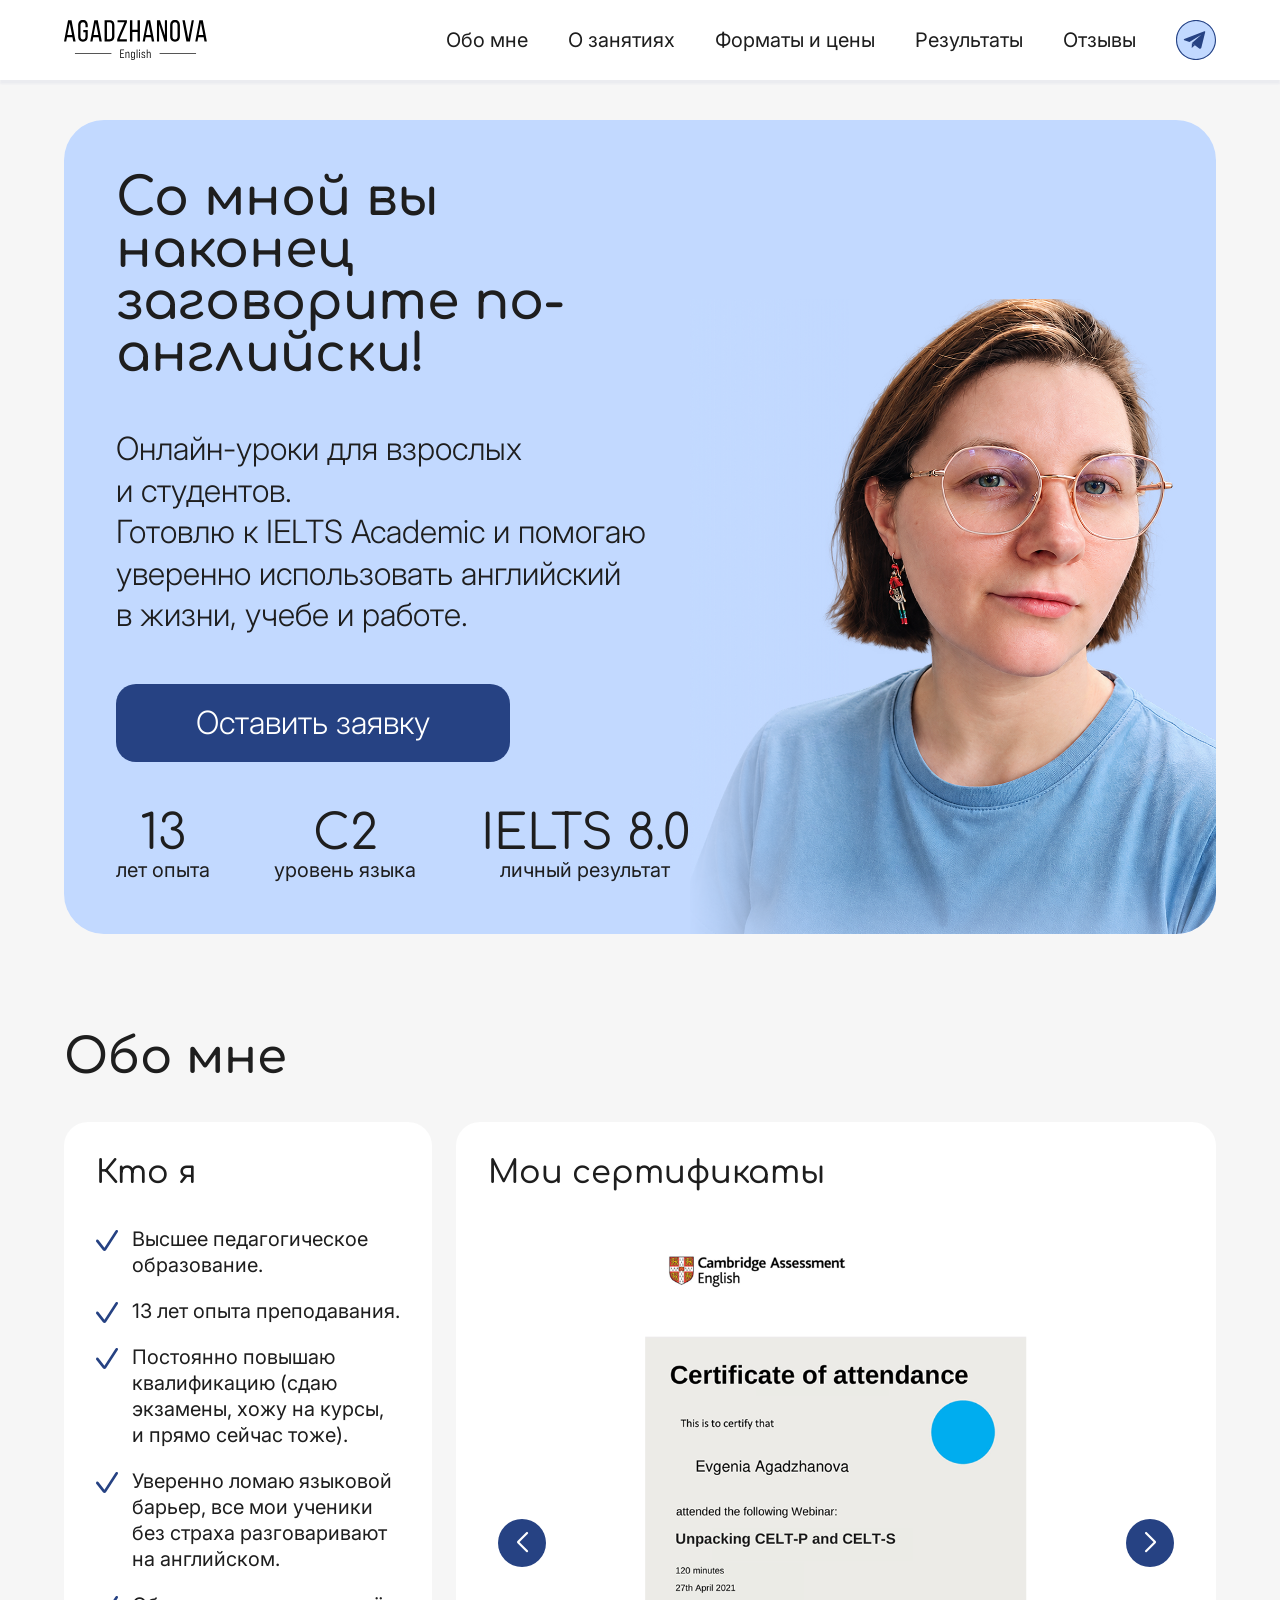
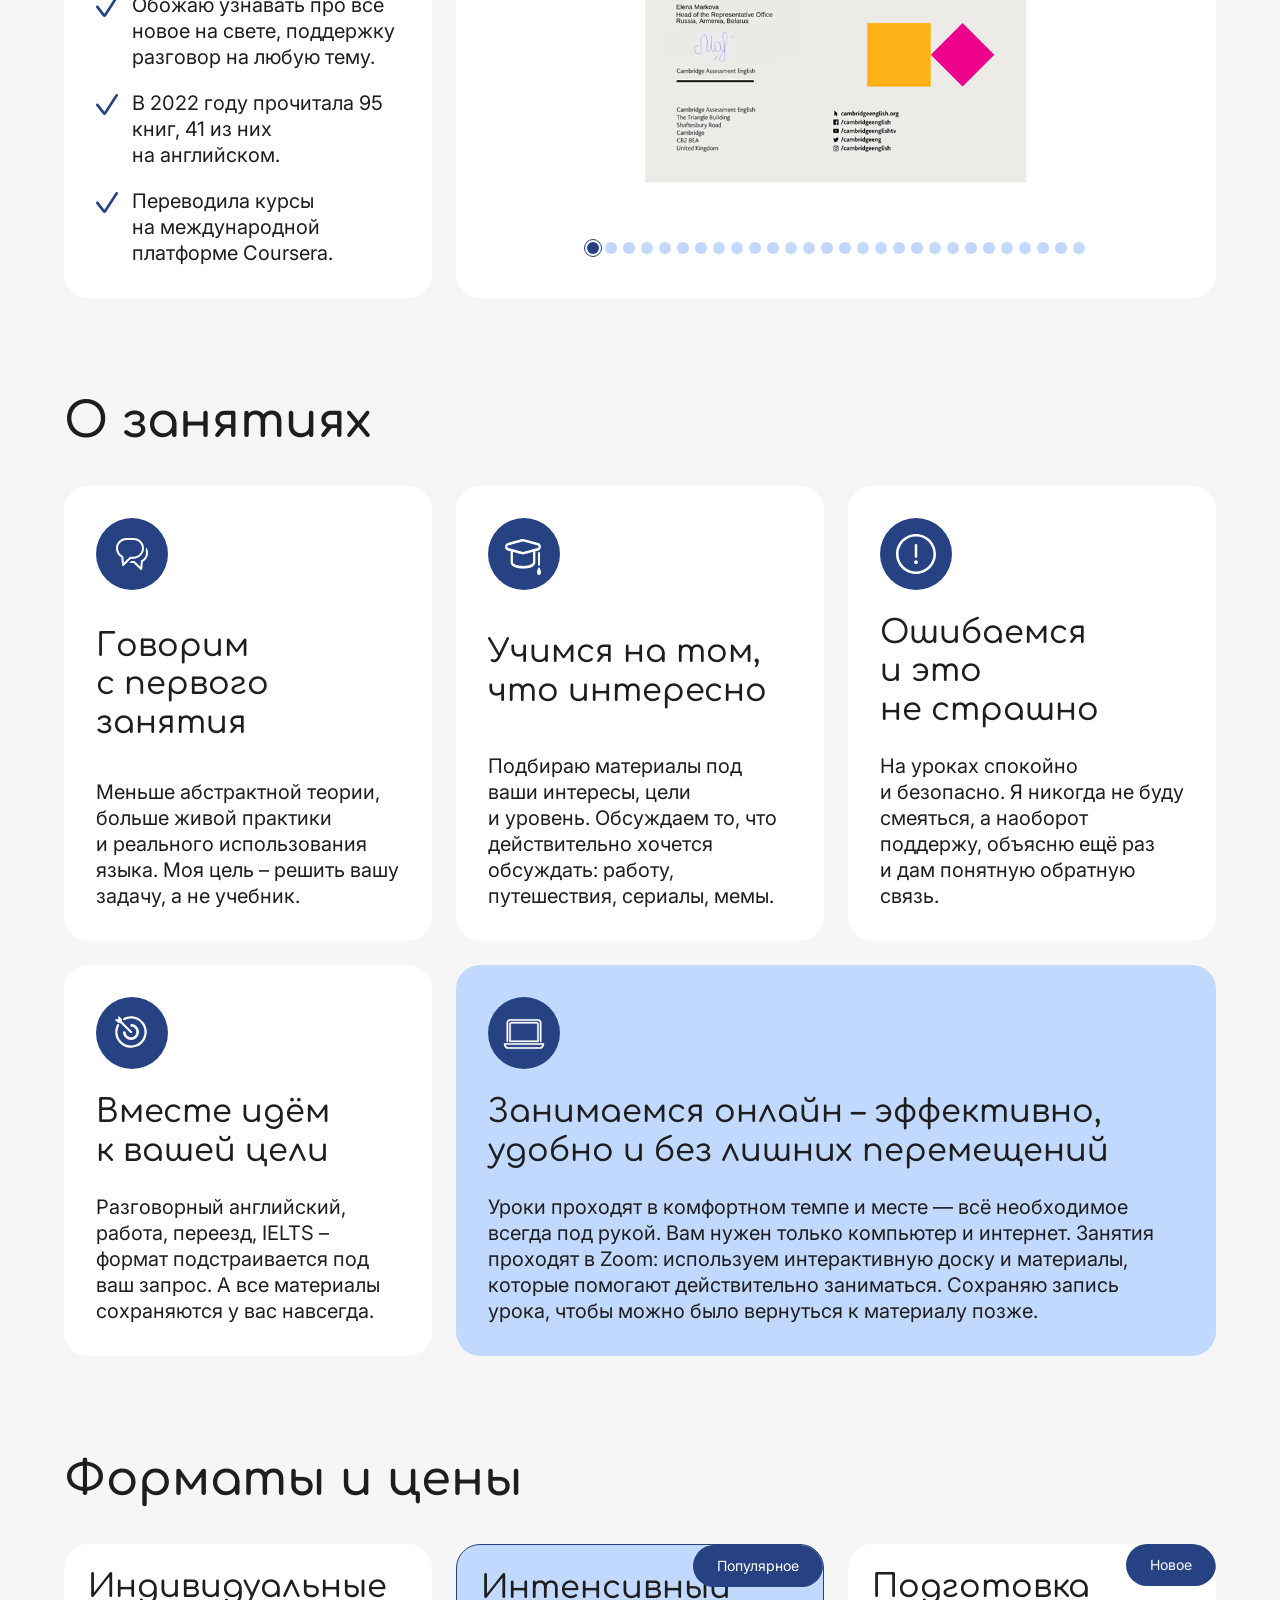
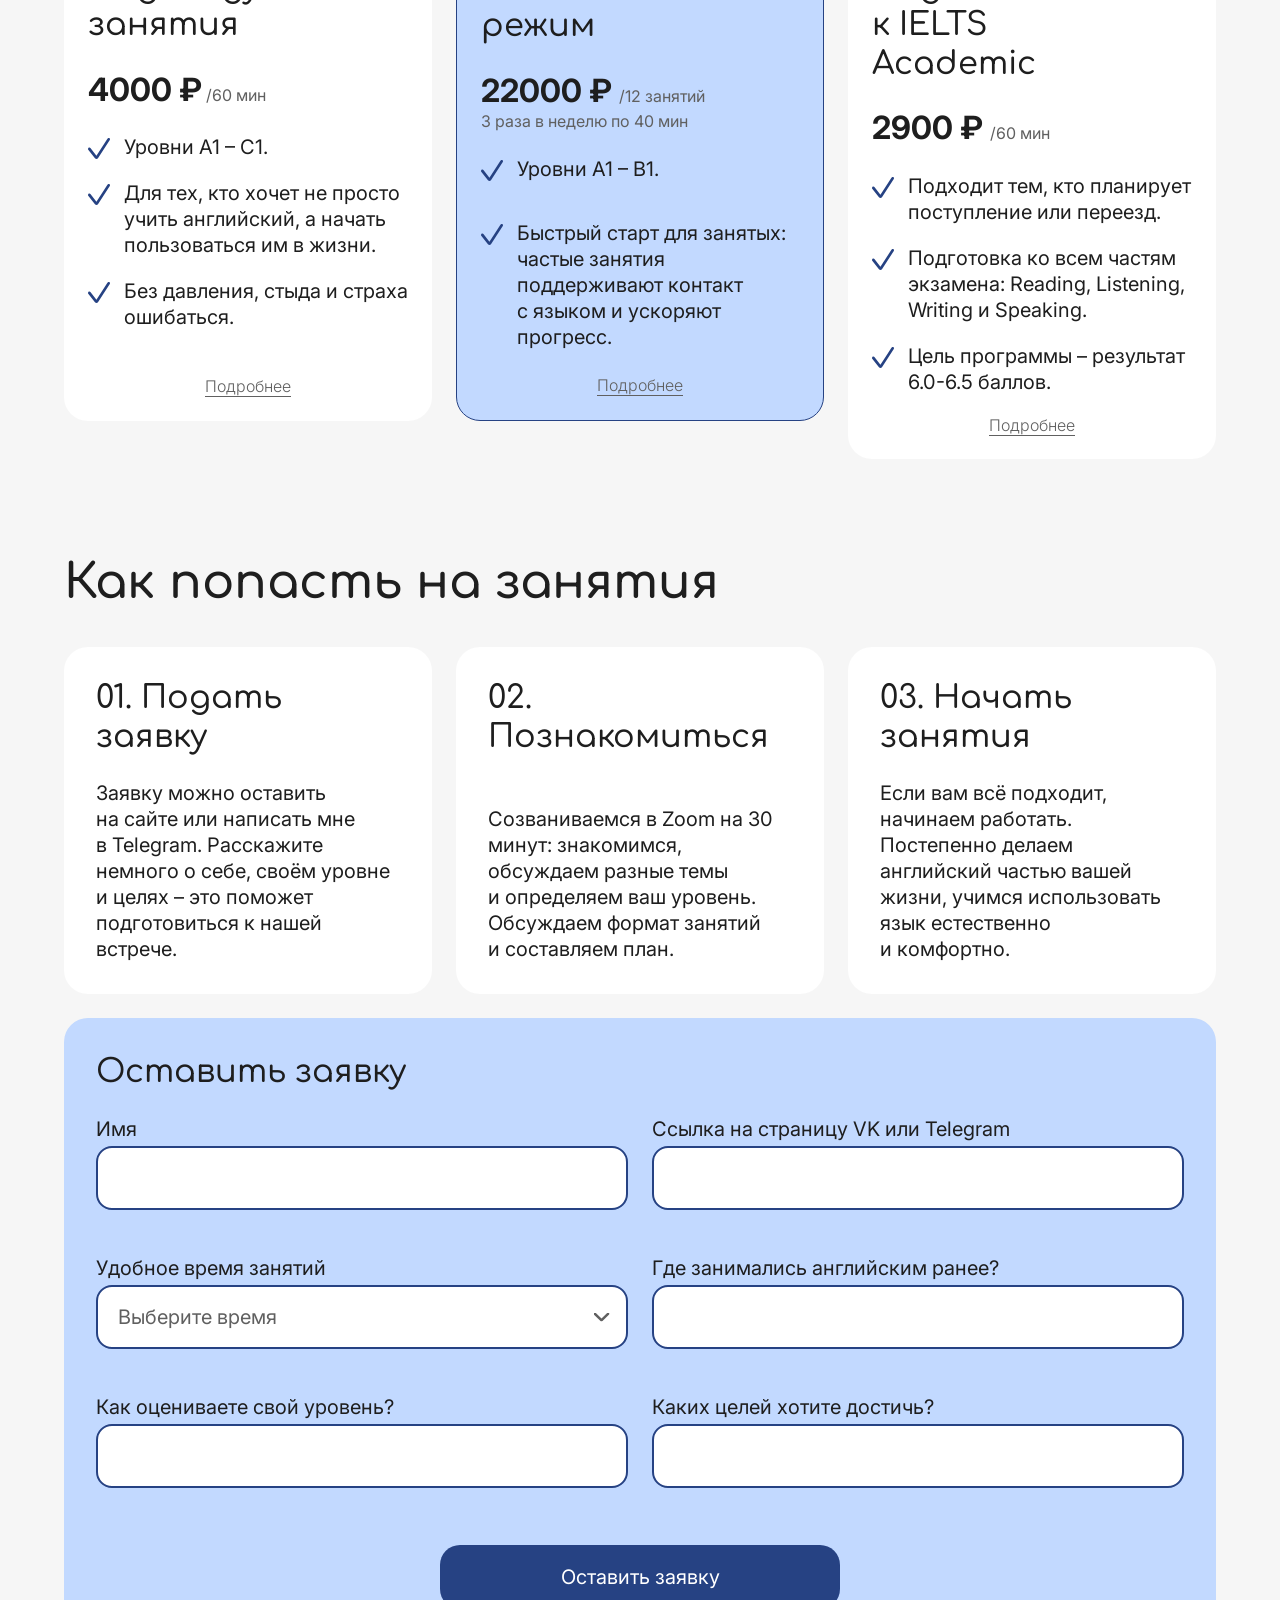
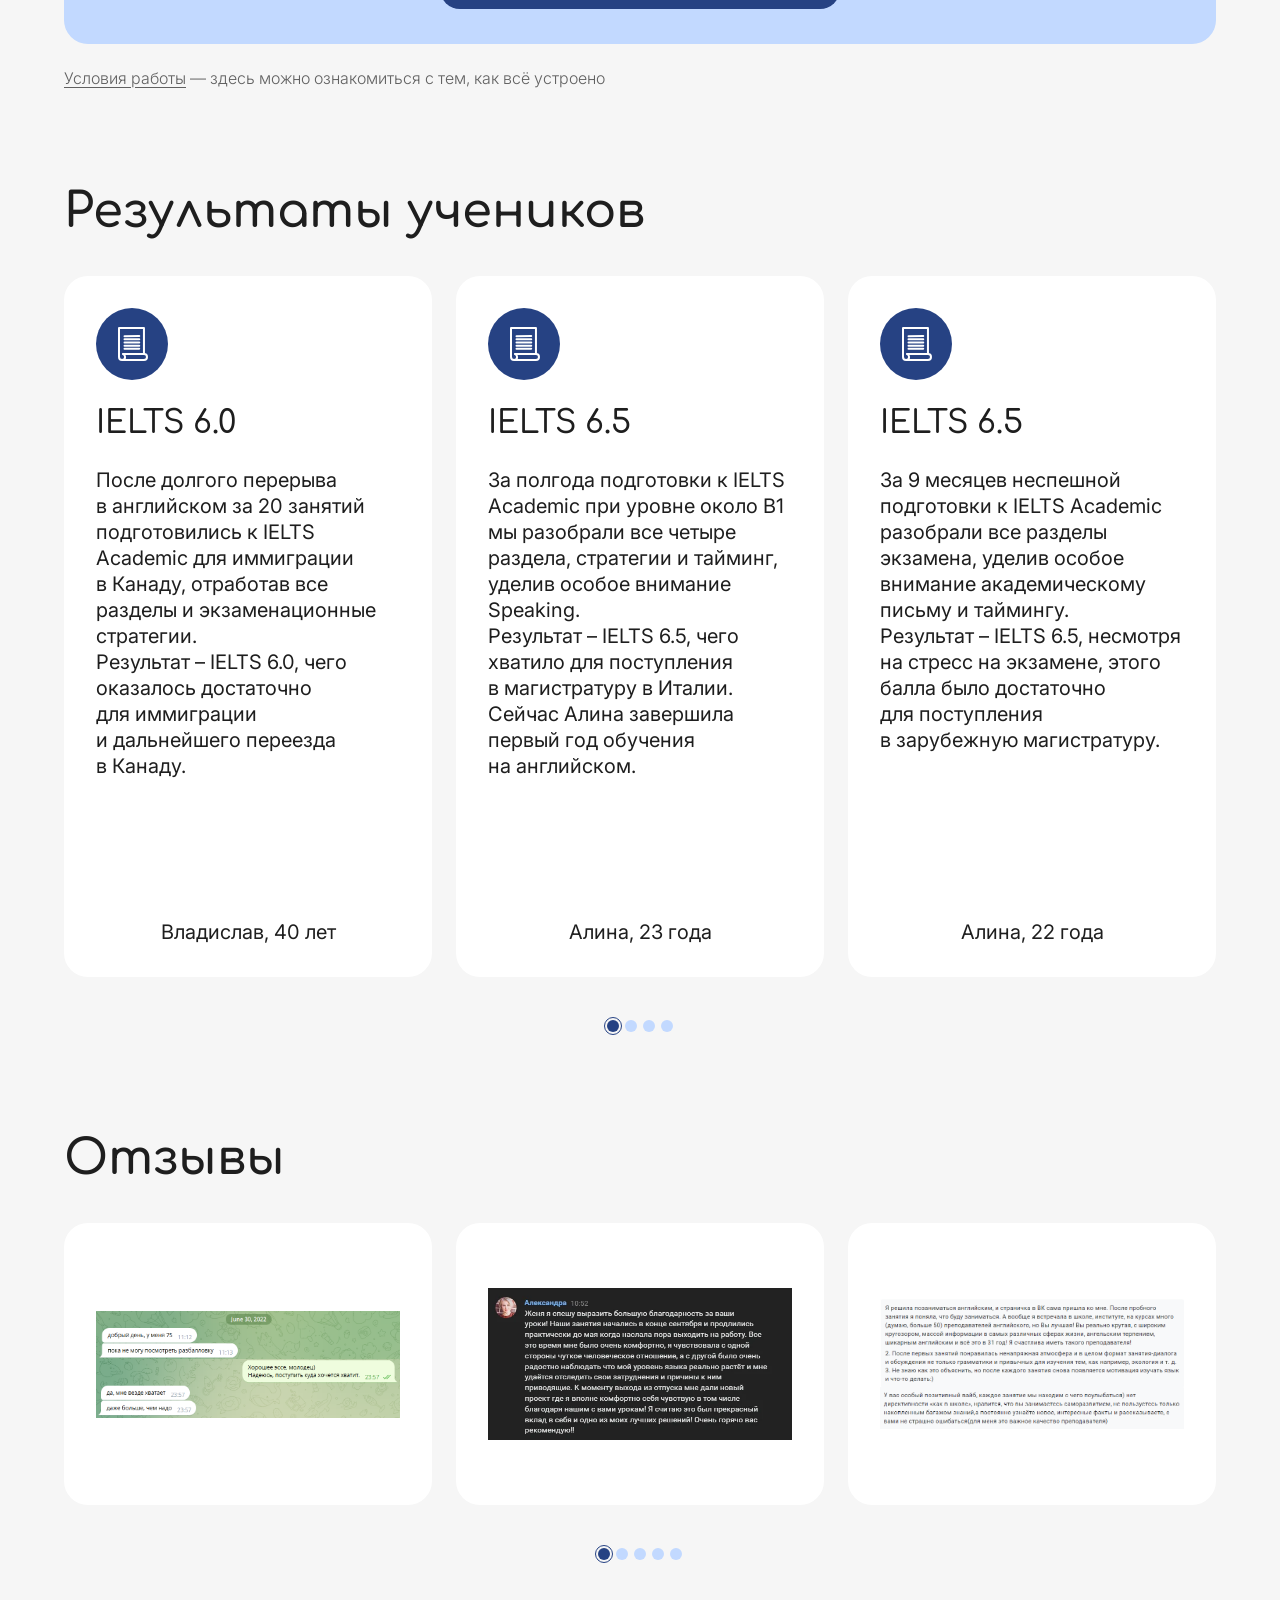
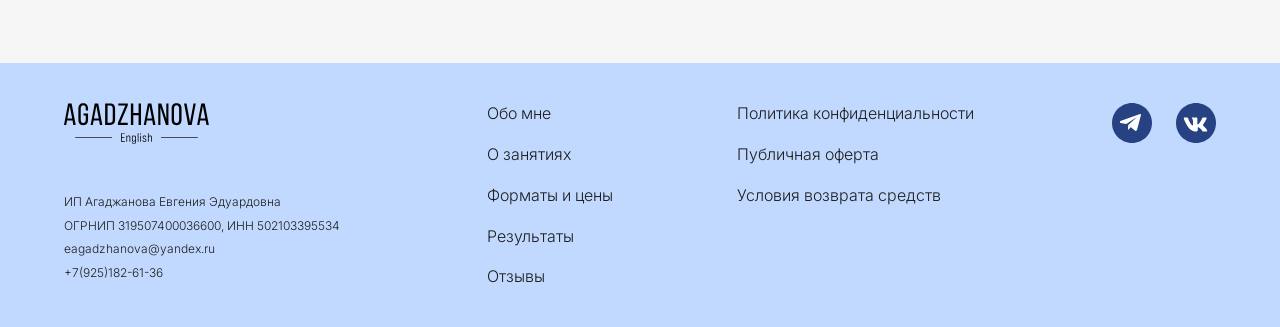
<file: index.html>
<!DOCTYPE html>
<html lang="ru">
<head>
    <meta charset="UTF-8">
    <meta name="viewport" content="width=device-width, initial-scale=1.0">

    <link rel="preconnect" href="https://fonts.googleapis.com">
    <link rel="preconnect" href="https://fonts.gstatic.com" crossorigin>

    <link
        href="https://fonts.googleapis.com/css2?family=Comfortaa:wght@300..700&family=Inter:ital,opsz,wght@0,14..32,100..900;1,14..32,100..900&display=swap"
        rel="stylesheet"
    >
    <link
    rel="stylesheet"
    href="https://cdn.jsdelivr.net/npm/swiper@11/swiper-bundle.min.css"
    />
    <link rel="stylesheet" href="styles.css?v=20261005-mobile-2">

    <title>Document</title>
</head>
<body id="top">
    <header class="header">
        <div class="container header__inner">
            <div class="logo">
                <img src="assets/image/Logo.svg" alt="Логотип">
            </div>

            <nav class="nav" id="main-navigation">
                <a href="#about">Обо мне</a>
                <a href="#lessons">О занятиях</a>
                <a href="#prices">Форматы и цены</a>
                <a href="#results">Результаты</a>
                <a href="#reviews">Отзывы</a>
                <a href="https://t.me/sugary_smell"><img src="assets/icons/tg.svg" alt="телеграмм"></a>
            </nav>
            <button class="menu-toggle" type="button" aria-expanded="false" aria-controls="main-navigation" aria-label="Открыть меню">
                <span></span>
                <span></span>
                <span></span>
            </button>
        </div>
    </header>
    <main>
        <section class="hero">
            <div class="container">
                <div class="hero__content">
                    <div class="hero__text">
                        <h1 class="hero__title">
                            Со мной вы <br> наконец заговорите по-английcки!
                        </h1>
                        <p class="hero__description">
                            <span>Онлайн-уроки для взрослых и студентов.</span>
                            <span>Готовлю к IELTS Academic и помогаю уверенно использовать английский в жизни, учебе и работе.</span>
                        </p>
                        <button class="button">Оставить заявку</button>
                        <div class="hero__stats">
                            <div class="stat">
                                <div class="stat__value">13</div>
                                <div class="stat__label">лет опыта</div>
                            </div>

                            <div class="stat">
                                <div class="stat__value">C2</div>
                                <div class="stat__label">уровень языка</div>
                            </div>

                            <div class="stat">
                                <div class="stat__value">IELTS 8.0</div>
                                <div class="stat__label">личный результат</div>
                            </div>
                        </div>
                    </div>
                     <div class="hero__image">
                        <img src="assets/image/hero.png" alt="Герой">
                    </div>
                </div>
            </div>
        </section>
            <section class="about" id="about">
                <div class="container">
                    <h2>Обо мне</h2>   
                    <div class="about__content"> 
                        <div class="card">  
                            <div class="card__title">
                                <h3>Кто я</h3>      
                            </div>
                                <div class="card__description">
                                    <ul class="advantage text">
                                        <li>Высшее педагогическое образование.</li>
                                        <li>13 лет опыта преподавания.</li>
                                        <li>Постоянно повышаю квалификацию (сдаю экзамены, хожу на курсы, и прямо сейчас тоже).</li>
                                        <li>Уверенно ломаю языковой барьер, все мои ученики без страха разговаривают на английском.</li>
                                        <li>Обожаю узнавать про всё новое на свете, поддержку разговор на любую тему.</li>
                                        <li>В 2022 году прочитала 95 книг, 41 из них на английском.</li>
                                        <li>Переводила курсы на международной платформе Coursera.</li>
                                    </ul>
                                </div>
                        </div>   
                        <div class="card slider">
                            <div class="card__title">
                                <h3>Мои сертификаты</h3>      
                            </div>
                            <div class="swiper">
                                <div class="swiper certificates-swiper">
                                <div class="swiper-wrapper">
                                        <div class="swiper-slide">
                                            <img
                                                class="certificate"
                                                data-src="assets/image/certs/sert1.png"
                                                alt="Сертификат Cambridge Assessment English"
                                            >
                                        </div>

                                        <div class="swiper-slide">
                                            <img
                                                class="certificate"
                                                data-src="assets/image/certs/sert2.png"
                                                alt="Сертификат"
                                            >
                                        </div>

                                        <div class="swiper-slide">
                                            <img
                                                class="certificate"
                                                data-src="assets/image/certs/sert3.png"
                                                alt="Сертификат"
                                            >
                                        </div>
                                         <div class="swiper-slide">
                                            <img
                                                class="certificate"
                                                data-src="assets/image/certs/sert4.png"
                                                alt="Сертификат"
                                            >
                                        </div>
                                         <div class="swiper-slide">
                                            <img
                                                class="certificate"
                                                data-src="assets/image/certs/sert5.png"
                                                alt="Сертификат"
                                            >
                                        </div>
                                           <div class="swiper-slide">
                                            <img
                                                class="certificate"
                                                data-src="assets/image/certs/sert6.png"
                                                alt="Сертификат"
                                            >
                                        </div>
                                           <div class="swiper-slide">
                                            <img
                                                class="certificate"
                                                data-src="assets/image/certs/sert7.png"
                                                alt="Сертификат"
                                            >
                                        </div>
                                           <div class="swiper-slide">
                                            <img
                                                class="certificate"
                                                data-src="assets/image/certs/sert8.png"
                                                alt="Сертификат"
                                            >
                                        </div>
                                           <div class="swiper-slide">
                                            <img
                                                class="certificate"
                                                data-src="assets/image/certs/sert9.png"
                                                alt="Сертификат"
                                            >
                                        </div>
                                           <div class="swiper-slide">
                                            <img
                                                class="certificate"
                                                data-src="assets/image/certs/sert10.png"
                                                alt="Сертификат"
                                            >
                                        </div>
                                           <div class="swiper-slide">
                                            <img
                                                class="certificate"
                                                data-src="assets/image/certs/sert11.png"
                                                alt="Сертификат"
                                            >
                                        </div>
                                           <div class="swiper-slide">
                                            <img
                                                class="certificate"
                                                data-src="assets/image/certs/sert12.png"
                                                alt="Сертификат"
                                            >
                                        </div>
                                           <div class="swiper-slide">
                                            <img
                                                class="certificate"
                                                data-src="assets/image/certs/sert13.png"
                                                alt="Сертификат"
                                            >
                                        </div>
                                           <div class="swiper-slide">
                                            <img
                                                class="certificate"
                                                data-src="assets/image/certs/sert14.png"
                                                alt="Сертификат"
                                            >
                                        </div>
                                           <div class="swiper-slide">
                                            <img
                                                class="certificate"
                                                data-src="assets/image/certs/sert15.png"
                                                alt="Сертификат"
                                            >
                                        </div>
                                           <div class="swiper-slide">
                                            <img
                                                class="certificate"
                                                data-src="assets/image/certs/sert16.png"
                                                alt="Сертификат"
                                            >
                                        </div>
                                           <div class="swiper-slide">
                                            <img
                                                class="certificate"
                                                data-src="assets/image/certs/sert17.png"
                                                alt="Сертификат"
                                            >
                                        </div>
                                           <div class="swiper-slide">
                                            <img
                                                class="certificate"
                                                data-src="assets/image/certs/sert18.png"
                                                alt="Сертификат"
                                            >
                                        </div>
                                           <div class="swiper-slide">
                                            <img
                                                class="certificate"
                                                data-src="assets/image/certs/sert19.png"
                                                alt="Сертификат"
                                            >
                                        </div>
                                           <div class="swiper-slide">
                                            <img
                                                class="certificate"
                                                data-src="assets/image/certs/sert20.png"
                                                alt="Сертификат"
                                            >
                                        </div>
                                           <div class="swiper-slide">
                                            <img
                                                class="certificate"
                                                data-src="assets/image/certs/sert21.png"
                                                alt="Сертификат"
                                            >
                                        </div>
                                           <div class="swiper-slide">
                                            <img
                                                class="certificate"
                                                data-src="assets/image/certs/sert22.png"
                                                alt="Сертификат"
                                            >
                                        </div>
                                           <div class="swiper-slide">
                                            <img
                                                class="certificate"
                                                data-src="assets/image/certs/sert23.png"
                                                alt="Сертификат"
                                            >
                                        </div>
                                           <div class="swiper-slide">
                                            <img
                                                class="certificate"
                                                data-src="assets/image/certs/sert24.png"
                                                alt="Сертификат"
                                            >
                                        </div>
                                           <div class="swiper-slide">
                                            <img
                                                class="certificate"
                                                data-src="assets/image/certs/sert25.png"
                                                alt="Сертификат"
                                            >
                                        </div>
                                           <div class="swiper-slide">
                                            <img
                                                class="certificate"
                                                data-src="assets/image/certs/sert26.png"
                                                alt="Сертификат"
                                            >
                                        </div>
                                           <div class="swiper-slide">
                                            <img
                                                class="certificate"
                                                data-src="assets/image/certs/sert27.png"
                                                alt="Сертификат"
                                            >
                                        </div>
                                           <div class="swiper-slide">
                                            <img
                                                class="certificate"
                                                data-src="assets/image/certs/sert28.png"
                                                alt="Сертификат"
                                            >
                                        </div>

                                    </div>

                                    <div class="swiper-button-prev"></div>
                                    <div class="swiper-button-next"></div>

                                    <div class="swiper-pagination"></div>
                                </div>

                            </div>
                            </div> 
                    </div>
                </div>
            </section>
        <section class="stady" id="lessons">
            <div class="container">
                <h2>О занятиях</h2>
                <div class="stady__content">
                    <div class="card">
                        <div class="card__icon">
                            <img src="assets/icons/icontalk.svg" alt="">
                        </div>
                        <div class="card__title card__mini__title">
                            <h3>Говорим с первого занятия </h3>      
                        </div>
                        <p class="card__description text">
                            Меньше абстрактной теории, больше живой практики и реального использования языка. Моя цель – решить вашу задачу, а не учебник.
                        </p>
                    </div>
                    <div class="card">
                        <div class="card__icon">
                            <img src="assets/icons/iconstudy.svg" alt="">
                        </div>
                        <div class="card__title card__mini__title">
                            <h3>Учимся на том, что интересно </h3>      
                        </div>
                        <p class="card__description text">
                            Подбираю материалы под ваши интересы, цели и уровень. Обсуждаем то, что действительно хочется обсуждать: работу, путешествия, сериалы, мемы.
                        </p>
                    </div>
                    <div class="card">
                        <div class="card__icon">
                            <img src="assets/icons/iconwarning.svg" alt="">
                        </div>
                        <div class="card__title card__mini__title">
                            <h3>Ошибаемся и это не страшно </h3>      
                        </div>
                        <p class="card__description text">
                            На уроках спокойно и безопасно. Я никогда не буду смеяться, а наоборот поддержу, объясню ещё раз и дам понятную обратную связь.
                        </p>
                    </div>
                    <div class="card">
                        <div class="card__icon">
                            <img src="assets/icons/icontarget.svg" alt="">
                        </div>
                        <div class="card__title card__mini__title" >
                            <h3>Вместе идём к вашей цели</h3>      
                        </div>
                        <p class="card__description text">
                           Разговорный английский, работа, переезд, IELTS – формат подстраивается под ваш запрос. А все материалы сохраняются у вас навсегда.
                        </p>
                    </div>
                    <div class="card card--wide card--big">
                        <div class="card__icon">
                            <img src="assets/icons/iconlaptop.svg" alt="">
                        </div>
                        <div class="card__title card__mini__title">
                            <h3>Занимаемся онлайн – эффективно, удобно и без лишних перемещений </h3>      
                        </div>
                        <p class="card__description text">
                           Уроки проходят в комфортном темпе и месте — всё необходимое всегда под рукой. Вам нужен только компьютер и интернет. Занятия проходят в Zoom: используем интерактивную доску и материалы, которые помогают действительно заниматься. Сохраняю запись урока, чтобы можно было вернуться к материалу позже.
                        </p>
                    </div>
                </div>
            </div>
        </section>
        <section class="price" id="prices">
            <div class="container">
                <h2>Форматы и цены</h2>
                <div class="price__content" tabindex="0" role="region" aria-label="Форматы занятий и цены">
                    <div class="card card__small">                           
                       <div class="card__title">
                            <h3>Индивидуальные занятия</h3>      
                        </div>
                        <div class="card__price">
                           <span class="card__price__total">4000 ₽</span> <span class="card__price__time">/60 мин</span>
                        </div>                        
                        <div class="card__description">
                            <ul class="advantage text">
                                <li>Уровни A1 – C1.</li>
                                <li>Для тех, кто хочет не просто учить английский, а начать пользоваться им в жизни.</li>
                                <li>Без давления, стыда и страха ошибаться.</li>                               
                            </ul> 
                            <p class="tariff-details text" id="individual-details" hidden>Онлайн-уроки для взрослых с акцентом на разговорную практику. Учимся говорить с первых занятий, используя реальные видео, статьи, книги и подкасты. Подстраиваюсь под ваши цели, темп и особенности обучения.</p>
                            <div class="caption">
                                <button class="tariff-details-toggle" type="button" aria-expanded="false" aria-controls="individual-details">Подробнее</button>
                            </div>
                        </div>
                       
                    </div>
                    <div class="card card--wide card__small togl card__border">                           
                      <div class="card__header">
                            <div class="card__title tariff-card__title ">
                                <h3>Интенсивный режим</h3>      
                            </div>
                            <div class="card__tag tariff-card__popular">
                                Популярное
                            </div>
                        </div>
                        <div class="card__price">
                           <span class="card__price__total">22000 ₽ </span> <span class="card__price__time">/12 занятий</span>
                           <div>
                                <span class="card__price__time">3 раза в неделю по 40 мин</span>
                            </div>
                        </div>
                        <div class="card__description">
                            <ul class="advantage text">
                                <li>Уровни A1 – B1.</li>
                                <li>Быстрый старт для занятых: частые занятия поддерживают контакт с языком и ускоряют прогресс.</li>
                            </ul>
                            <p class="tariff-details text" id="intensive-details" hidden>Для тех, кто хочет быстро заговорить на английском, но не готов тратить часы на домашние задания. Подходит, если вы начинаете с нуля, когда-то учили язык давно или увствуете, что всё забыли.</p>
                            <div class="caption">
                                <button class="tariff-details-toggle" type="button" aria-expanded="false" aria-controls="intensive-details">Подробнее</button>
                            </div>
                        </div>  
                                            
                    </div>
                     <div class="card card__small togl">    
                        <div class="card__header">
                            <div class="card__title tariff-card__title ">
                                <h3>Подготовка к IELTS Academic</h3>      
                            </div>
                            <div class="card__tag tariff-card__popular">
                                Новое
                            </div>
                        </div>   
                        <div class="card__price">
                           <span class="card__price__total">2900 ₽ </span> <span class="card__price__time">/60 мин</span>
                        </div>                        
                        <div class="card__description">
                            <ul class="advantage text">
                                <li>Подходит тем, кто планирует поступление или переезд.</li>
                                <li>Подготовка ко всем частям экзамена: Reading, Listening, Writing и Speaking.</li>
                                <li>Цель программы – результат 6.0-6.5 баллов.</li>                               
                            </ul>
                            <p class="tariff-details text" id="ielts-details" hidden>Я запускаю свою систему подготовки к IELTS Academic и набираю несколько студентов по специальной стоимости. Подходит для переезда и учёбы в большинстве университетов Европы, Австралии и Северной Америки.</p>
                            <div class="caption">
                                <button class="tariff-details-toggle" type="button" aria-expanded="false" aria-controls="ielts-details">Подробнее</button>
                            </div>
                        </div>
                        
                    </div>                    
                </div>
            </div>
        </section>
        <section class="how">
            <div class="container">
                <h2>Как попасть на занятия</h2>
                <div class="how__content">
                    <div class="card">                       
                        <div class="card__title card__mini__title">
                            <h3><span class="step-number">01.</span> Подать заявку</h3>
                        </div>
                        <p class="card__description text">
                            Заявку можно оставить на сайте или написать мне в Telegram. Расскажите немного о себе, своём уровне и целях – это поможет подготовиться к нашей встрече.
                        </p>
                    </div>
                    <div class="card">                       
                        <div class="card__title card__mini__title">
                            <h3><span class="step-number">02.</span> Познакомиться</h3>
                        </div>
                        <p class="card__description text">
                           Созваниваемся в Zoom на 30 минут: знакомимся, обсуждаем разные темы и определяем ваш уровень. Обсуждаем формат занятий и составляем план.
                        </p>
                    </div>
                    <div class="card">                       
                        <div class="card__title card__mini__title">
                            <h3><span class="step-number">03.</span> Начать занятия</h3>
                        </div>
                        <p class="card__description text">
                           Если вам всё подходит, начинаем работать. Постепенно делаем английский частью вашей жизни, учимся использовать язык естественно и комфортно.
                        </p>
                    </div>
                </div>
                <form class="form" id="application" aria-labelledby="application-title">
                    <h3 class="form__title" id="application-title">Оставить заявку</h3>
                    <div class="form__content">
                        <div class="column">
                            <div class="input">
                                <label for="name">Имя</label>
                                <input id="name" name="name" type="text" autocomplete="given-name" class="form__input" required aria-describedby="name-error"/>
                                <span class="form__error" id="name-error">Поле обязательно для заполнения</span>
                            </div>
                            <div class="input">
                                <span id="time-label" class="form__label">Удобное время занятий</span>
                                <details class="time-select">
                                    <summary class="form__select" aria-labelledby="time-label time-value">
                                        <span id="time-value" data-placeholder="true">Выберите время</span>
                                        <img src="assets/icons/select-arrow.svg" alt="" class="time-select__arrow">
                                    </summary>
                                    <div class="time-select__options" role="group" aria-labelledby="time-label">
                                        <label class="time-select__option"><input type="checkbox" name="time" value="Понедельник 13:00">Понедельник 13:00</label>
                                        <label class="time-select__option"><input type="checkbox" name="time" value="Вторник 12:30">Вторник 12:30</label>
                                        <label class="time-select__option"><input type="checkbox" name="time" value="Вторник 14:00">Вторник 14:00</label>
                                        <label class="time-select__option"><input type="checkbox" name="time" value="Вторник 18:00">Вторник 18:00</label>
                                        <label class="time-select__option"><input type="checkbox" name="time" value="Среда 18:00">Среда 18:00</label>
                                        <label class="time-select__option"><input type="checkbox" name="time" value="Пятница 12:00">Пятница 12:00</label>
                                        <label class="time-select__option"><input type="checkbox" name="time" value="Пятница 18:00">Пятница 18:00</label>
                                        <label class="time-select__option"><input type="checkbox" name="time" value="Пятница 19:30">Пятница 19:30</label>
                                        <input class="time-select__custom" name="time-custom" type="text" aria-label="Свой вариант времени занятий" placeholder="Свой вариант, если предложенные не подходят">
                                    </div>
                                </details>
                            </div>
                            <div class="input">
                                <label for="level">Как оцениваете свой уровень?</label>
                                <input id="level" name="level" type="text" class="form__input"/>
                            </div>
                        </div>
                        <div class="column">
                            <div class="input">
                                <label for="social">Ссылка на страницу VK или Telegram</label>
                                <input id="social" name="social" type="text" class="form__input" required aria-describedby="social-error"/>
                                <span class="form__error" id="social-error">Поле обязательно для заполнения</span>
                            </div>
                            <div class="input">
                                <label for="experience">Где занимались английским ранее?</label>
                                <input id="experience" name="experience" type="text" class="form__input"/>
                            </div>
                            <div class="input">
                                <label for="target">Каких целей хотите достичь?</label>
                                <input id="target" name="target" type="text" class="form__input"/>
                            </div>
                        </div>
                    </div>
                    <button class="button form__submit" type="submit">Оставить заявку</button>
                    <p class="form__status" role="status" hidden></p>
                </form>
                <p class="form__caption"><a href="terms.html">Условия работы</a> — здесь можно ознакомиться с тем, как всё устроено</p>
            </div>
        </section>
        <section class="results" id="results" aria-labelledby="results-title">
            <div class="container">
                <h2 id="results-title">Результаты учеников</h2>
                <div class="swiper stories-swiper results-swiper">
                    <div class="swiper-wrapper">
                        <article class="swiper-slide result-card">
                            <img class="result-card__icon" src="assets/icons/iconlist.svg" alt="" width="72" height="72">
                            <h3>IELTS 6.0</h3>
                            <p class="text">После долгого перерыва в английском за 20 занятий подготовились к IELTS Academic для иммиграции в Канаду, отработав все разделы и экзаменационные стратегии. <br> Результат – IELTS 6.0, чего оказалось достаточно для иммиграции и дальнейшего переезда в Канаду.</p>
                            <p class="result-card__name text">Владислав, 40 лет</p>
                        </article>
                        <article class="swiper-slide result-card">
                            <img class="result-card__icon" src="assets/icons/iconlist.svg" alt="" width="72" height="72">
                            <h3>IELTS 6.5</h3>
                            <p class="text">За полгода подготовки к IELTS Academic при уровне около B1 мы разобрали все четыре раздела, стратегии и тайминг, уделив особое внимание Speaking. <br> Результат – IELTS 6.5, чего хватило для поступления в магистратуру в Италии. Сейчас Алина завершила первый год обучения на английском.</p>
                            <p class="result-card__name text">Алина, 23 года</p>
                        </article>
                        <article class="swiper-slide result-card">
                            <img class="result-card__icon" src="assets/icons/iconlist.svg" alt="" width="72" height="72">
                            <h3>IELTS 6.5</h3>
                            <p class="text">За 9 месяцев неспешной подготовки к IELTS Academic разобрали все разделы экзамена, уделив особое внимание академическому письму и таймингу. <br> Результат – IELTS 6.5, несмотря на стресс на экзамене, этого балла было достаточно для поступления в зарубежную магистратуру.</p>
                            <p class="result-card__name text">Алина, 22 года</p>
                        </article>
                        <article class="swiper-slide result-card">
                            <img class="result-card__icon" src="assets/icons/iconstudy.svg" alt="" width="72" height="72">
                            <h3>«5» на гос. экзамене</h3>
                            <p class="text">За год занятий 1–2 раза в неделю мы закрыли пробелы, сняли страх ошибок и языковой барьер. Подняли уровень с начала B1 до уверенного B2 – в том числе через подкасты, книги и выступление на международной конференции. <br> Результат – «5» на госэкзамене, а также уверенное общение в путешествиях и speaking club’ах.</p>
                            <p class="result-card__name text">Анастасия, 24 года</p>
                        </article>
                        <article class="swiper-slide result-card">
                            <img class="result-card__icon" src="assets/icons/icontalk.svg" alt="" width="72" height="72">
                            <h3>Уверенное общение</h3>
                            <p class="text">За 6 месяцев занятий раз в неделю мы прокачали аудирование, отработали small talk и разобрали правила общения на английском в разных ситуациях. <br> Результат – уверенная и расслабленная речь, пропал страх непредвиденных ситуаций, а английский вышел за рамки работы и стал частью жизни.</p>
                            <p class="result-card__name text">Александра, 40 лет</p>
                        </article>
                        <article class="swiper-slide result-card">
                            <img class="result-card__icon" src="assets/icons/icontalk.svg" alt="" width="72" height="72">
                            <h3>Свободное общение</h3>
                            <p class="text">За год занятий раз в неделю расширили словарный запас и грамматику, много работали с материалами – статьями, подкастами, лекциями и интервью. <br> Результат – свободно говорит практически на любые темы, спокойно читает книги и уверенно воспринимает живую речь носителей.</p>
                            <p class="result-card__name text">Ирина, 63 года</p>
                        </article>
                        <article class="swiper-slide result-card">
                            <img class="result-card__icon" src="assets/icons/icontalk.svg" alt="" width="72" height="72">
                            <h3>Речь без барьеров</h3>
                            <p class="text">За 9 месяцев занятий мы закрыли пробелы в грамматике, довели основные конструкции до автоматизма и поработали над связностью речи. <br> Результат – свободнее и увереннее говорит на разные темы, точнее выражает мысли, лучше понимает фильмы, YouTube и разные акценты.</p>
                            <p class="result-card__name text">Елизавета, 22 года</p>
                        </article>
                        <article class="swiper-slide result-card">
                            <img class="result-card__icon" src="assets/icons/iconstudy.svg" alt="" width="72" height="72">
                            <h3>ЕГЭ 75 баллов</h3>
                            <p class="text">За месяц и 12 занятий подготовились к ЕГЭ после пробного результата в 46 баллов – разобрали сложные задания, стратегии, тайминг, повторили и активировали необходимую лексику. <br> Результат – 75 баллов на экзамене, несмотря на короткие сроки, и поступление в желаемый вуз.</p>
                            <p class="result-card__name text">Анастасия, 18 лет</p>
                        </article>
                        <article class="swiper-slide result-card">
                            <img class="result-card__icon" src="assets/icons/iconstudy.svg" alt="" width="72" height="72">
                            <h3>САЕ С1</h3>
                            <p class="text">За 2 месяца и 8 занятий по 90 минут подготовились к CAE C1, сделав упор на письменную часть, говорение и стратегии экзамена – отработали форматы, тайминг, лексику и выявленные пробелы. <br> Результат – C1 (180/210), максимальный балл за Use of English и уверенное выполнение устной и письменной частей.</p>
                            <p class="result-card__name text">Юлия, 30 лет</p>
                        </article>
                        <article class="swiper-slide result-card">
                            <img class="result-card__icon" src="assets/icons/icontalk.svg" alt="" width="72" height="72">
                            <h3>А1 → В1</h3>
                            <p class="text">За несколько лет занятий раз в неделю прошла путь от A1 до B1, постепенно развивая разговорную речь и привыкая использовать английский в повседневной жизни без перегрузки. <br> Результат – уверенное общение на бытовые темы и поездки за границу, без языкового барьера в общении с носителями.</p>
                            <p class="result-card__name text">Юлия, 36 лет</p>
                        </article>
                    </div>
                    <div class="swiper-pagination"></div>
                </div>
            </div>
        </section>
        <section class="reviews" id="reviews" aria-labelledby="reviews-title">
            <div class="container">
                <h2 id="reviews-title">Отзывы</h2>
                <div class="swiper stories-swiper reviews-swiper">
                    <div class="swiper-wrapper">
                        <div class="swiper-slide review-card">
                            <img src="assets/image/reviews/img1.png" alt="Отзыв ученика 1" loading="lazy">
                        </div>
                        <div class="swiper-slide review-card">
                            <img src="assets/image/reviews/img2.png" alt="Отзыв ученика 2" loading="lazy">
                        </div>
                        <div class="swiper-slide review-card">
                            <img src="assets/image/reviews/img31.png" alt="Отзыв ученика 3, часть 1" loading="lazy">
                            <img src="assets/image/reviews/img32.png" alt="Отзыв ученика 3, часть 2" loading="lazy">
                            <img src="assets/image/reviews/img33.png" alt="Отзыв ученика 3, часть 3" loading="lazy">
                        </div>
                        <div class="swiper-slide review-card">
                            <img src="assets/image/reviews/img4.png" alt="Отзыв ученика 4" loading="lazy">
                        </div>
                        <div class="swiper-slide review-card">
                            <img src="assets/image/reviews/img5.png" alt="Отзыв ученика 5" loading="lazy">
                        </div>
                        <div class="swiper-slide review-card">
                            <img src="assets/image/reviews/img6.png" alt="Отзыв ученика 6" loading="lazy">
                        </div>
                        <div class="swiper-slide review-card">
                            <img src="assets/image/reviews/img7.png" alt="Отзыв ученика 7" loading="lazy">
                        </div>
                        <div class="swiper-slide review-card">
                            <img src="assets/image/reviews/img8.png" alt="Отзыв ученика 8" loading="lazy">
                        </div>
                        <div class="swiper-slide review-card">
                            <img src="assets/image/reviews/img9.png" alt="Отзыв ученика 9" loading="lazy">
                        </div>
                        <div class="swiper-slide review-card">
                            <img src="assets/image/reviews/img10.png" alt="Отзыв ученика 10" loading="lazy">
                        </div>
                        <div class="swiper-slide review-card">
                            <img src="assets/image/reviews/img11.png" alt="Отзыв ученика 11" loading="lazy">
                        </div>
                        <div class="swiper-slide review-card">
                            <img src="assets/image/reviews/img12.png" alt="Отзыв ученика 12" loading="lazy">
                        </div>
                        <div class="swiper-slide review-card">
                            <img src="assets/image/reviews/img13.png" alt="Отзыв ученика 13" loading="lazy">
                        </div>
                        <div class="swiper-slide review-card">
                            <img src="assets/image/reviews/img14.png" alt="Отзыв ученика 14" loading="lazy">
                        </div>
                        <div class="swiper-slide review-card">
                            <img src="assets/image/reviews/img15.png" alt="Отзыв ученика 15" loading="lazy">
                        </div>
                    </div>
                    <div class="swiper-pagination"></div>
                </div>
            </div>
        </section>
    </main>
    <footer class="footer">
        <div class="container footer__inner">
            <div class="footer__identity">
                <a href="#top" aria-label="В начало страницы"><img class="footer__logo" src="assets/image/Logo.svg" alt="Agadzhanova English" width="145" height="41"></a>
                <address class="footer__contacts">
                    <span>ИП Агаджанова Евгения Эдуардовна</span>
                    <span>ОГРНИП 319507400036600, ИНН 502103395534</span>
                    <a href="mailto:eagadzhanova@yandex.ru">eagadzhanova@yandex.ru</a>
                    <a href="tel:+79251826136">+7(925)182-61-36</a>
                </address>
            </div>
            <div class="footer__columns">
                <nav class="footer__nav" aria-label="Навигация в подвале">
                    <a href="#about">Обо мне</a>
                    <a href="#lessons">О занятиях</a>
                    <a href="#prices">Форматы и цены</a>
                    <a href="#results">Результаты</a>
                    <a href="#reviews">Отзывы</a>
                </nav>
                <!-- Добавьте ссылки после размещения юридических документов. -->
                <div class="footer__legal">
                    <span>Политика конфиденциальности</span>
                    <span>Публичная оферта</span>
                    <span>Условия возврата средств</span>
                </div>
            </div>
            <!-- Адреса профилей пока не предоставлены. -->
            <div class="footer__social">
                <img src="assets/icons/footer-tg.svg" alt="Telegram" width="40" height="40">
                <img src="assets/icons/vk.svg" alt="ВКонтакте" width="40" height="40">
            </div>
        </div>
    </footer>

<script src="https://cdn.jsdelivr.net/npm/swiper@11/swiper-bundle.min.js"></script>
<script src="script.js?v=20261005-mobile"></script>
</body>
</html>
</file>
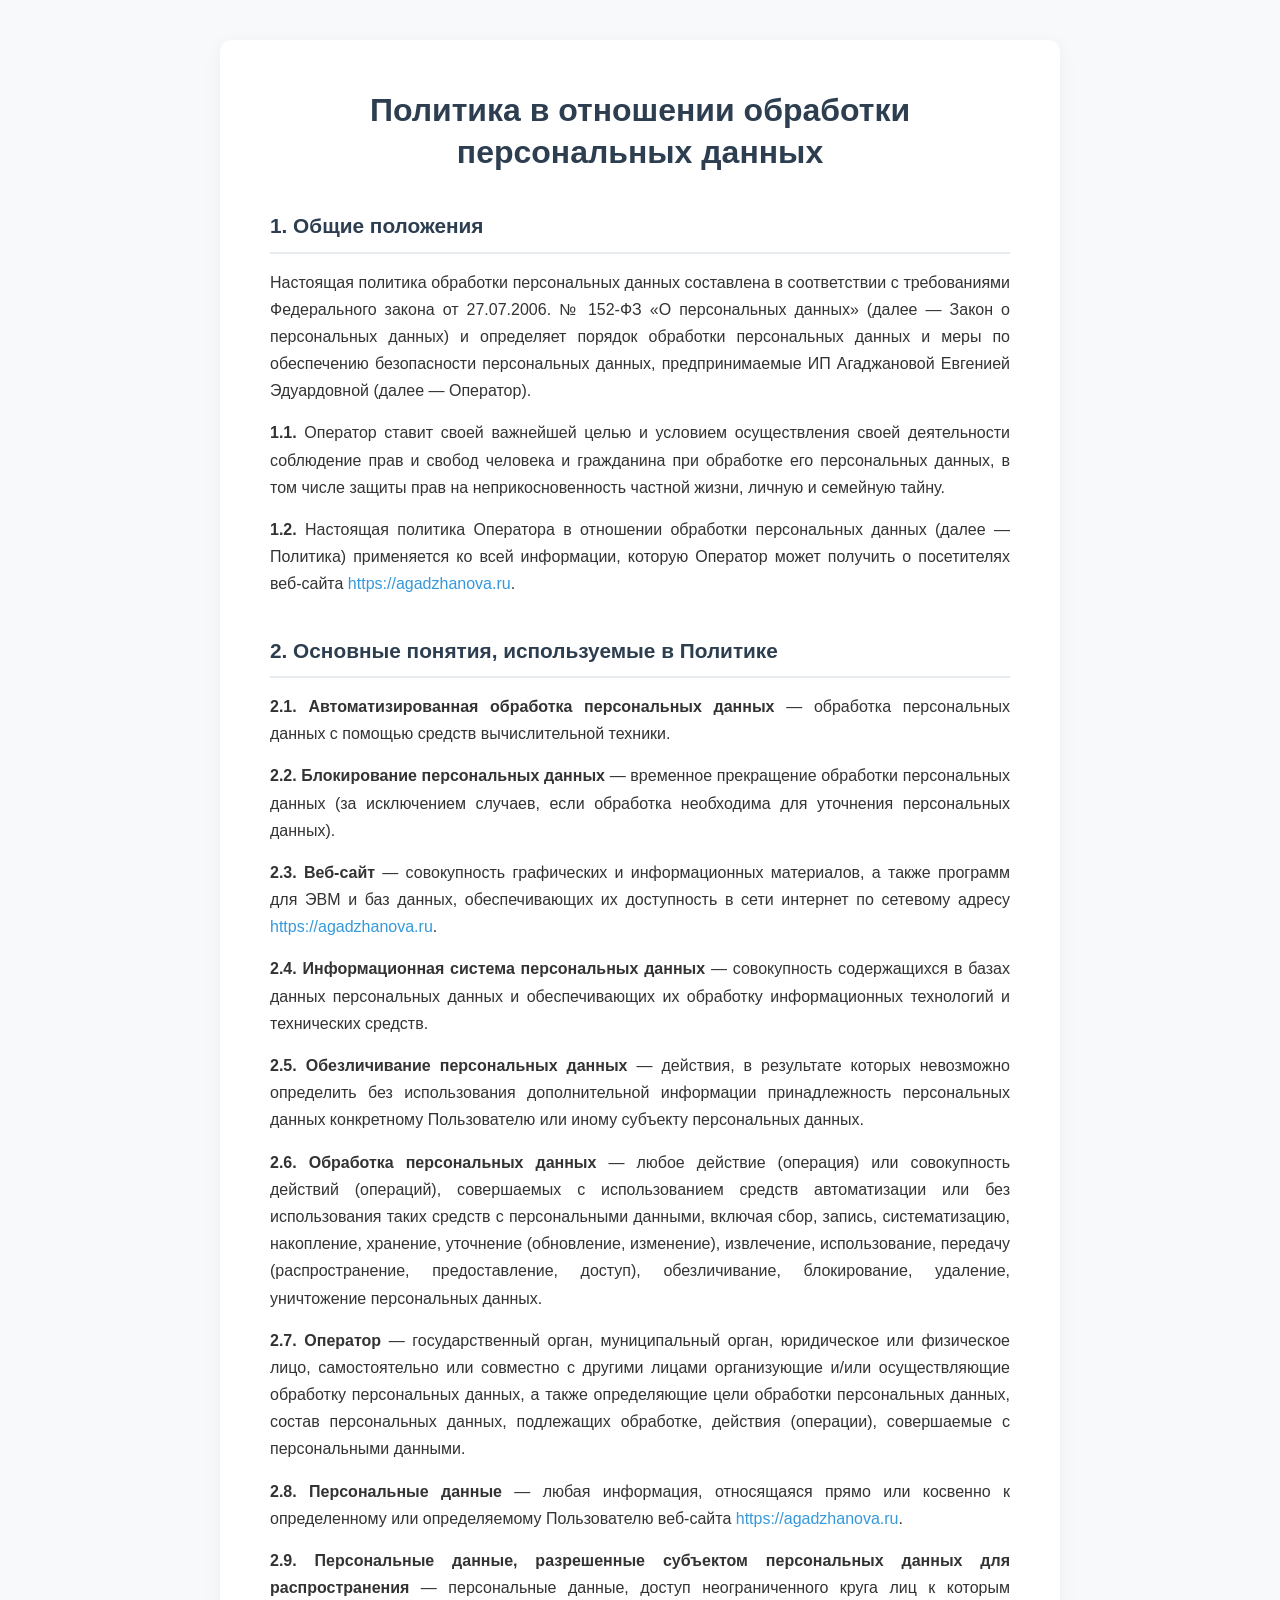
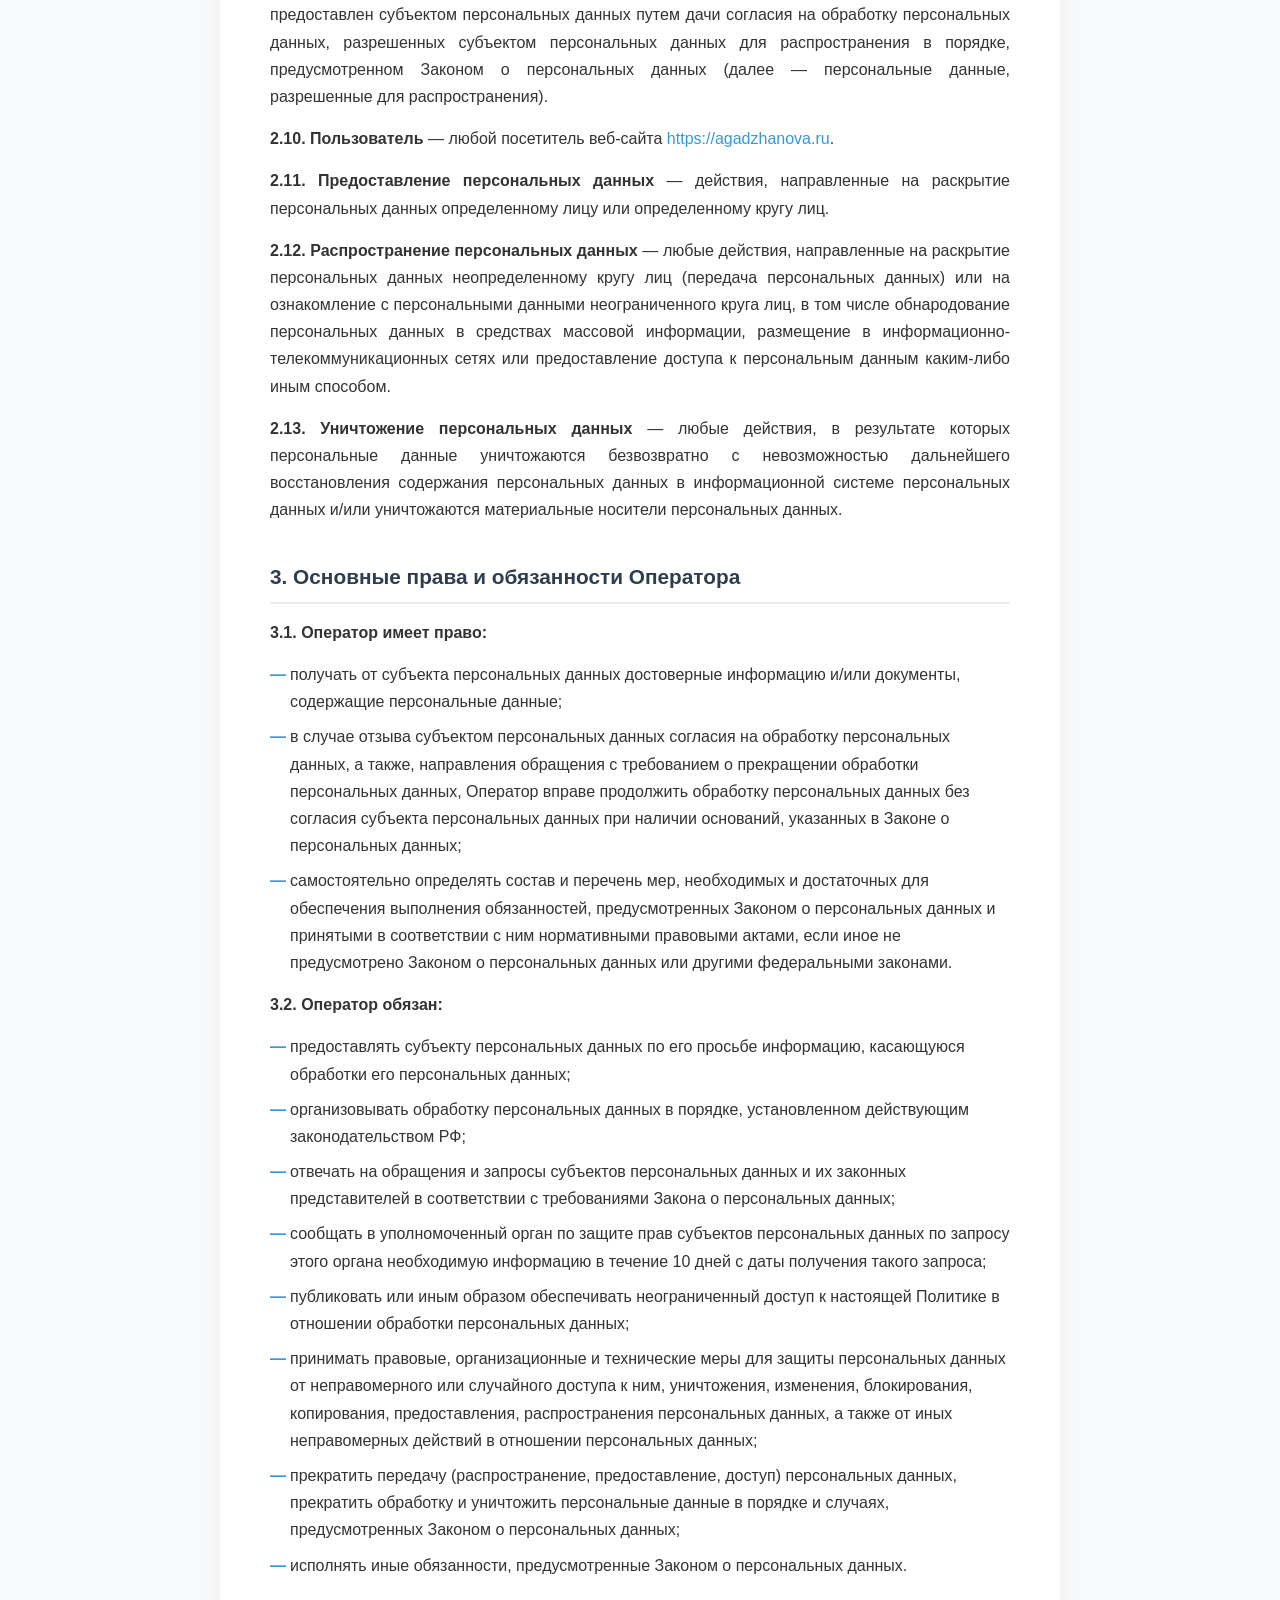
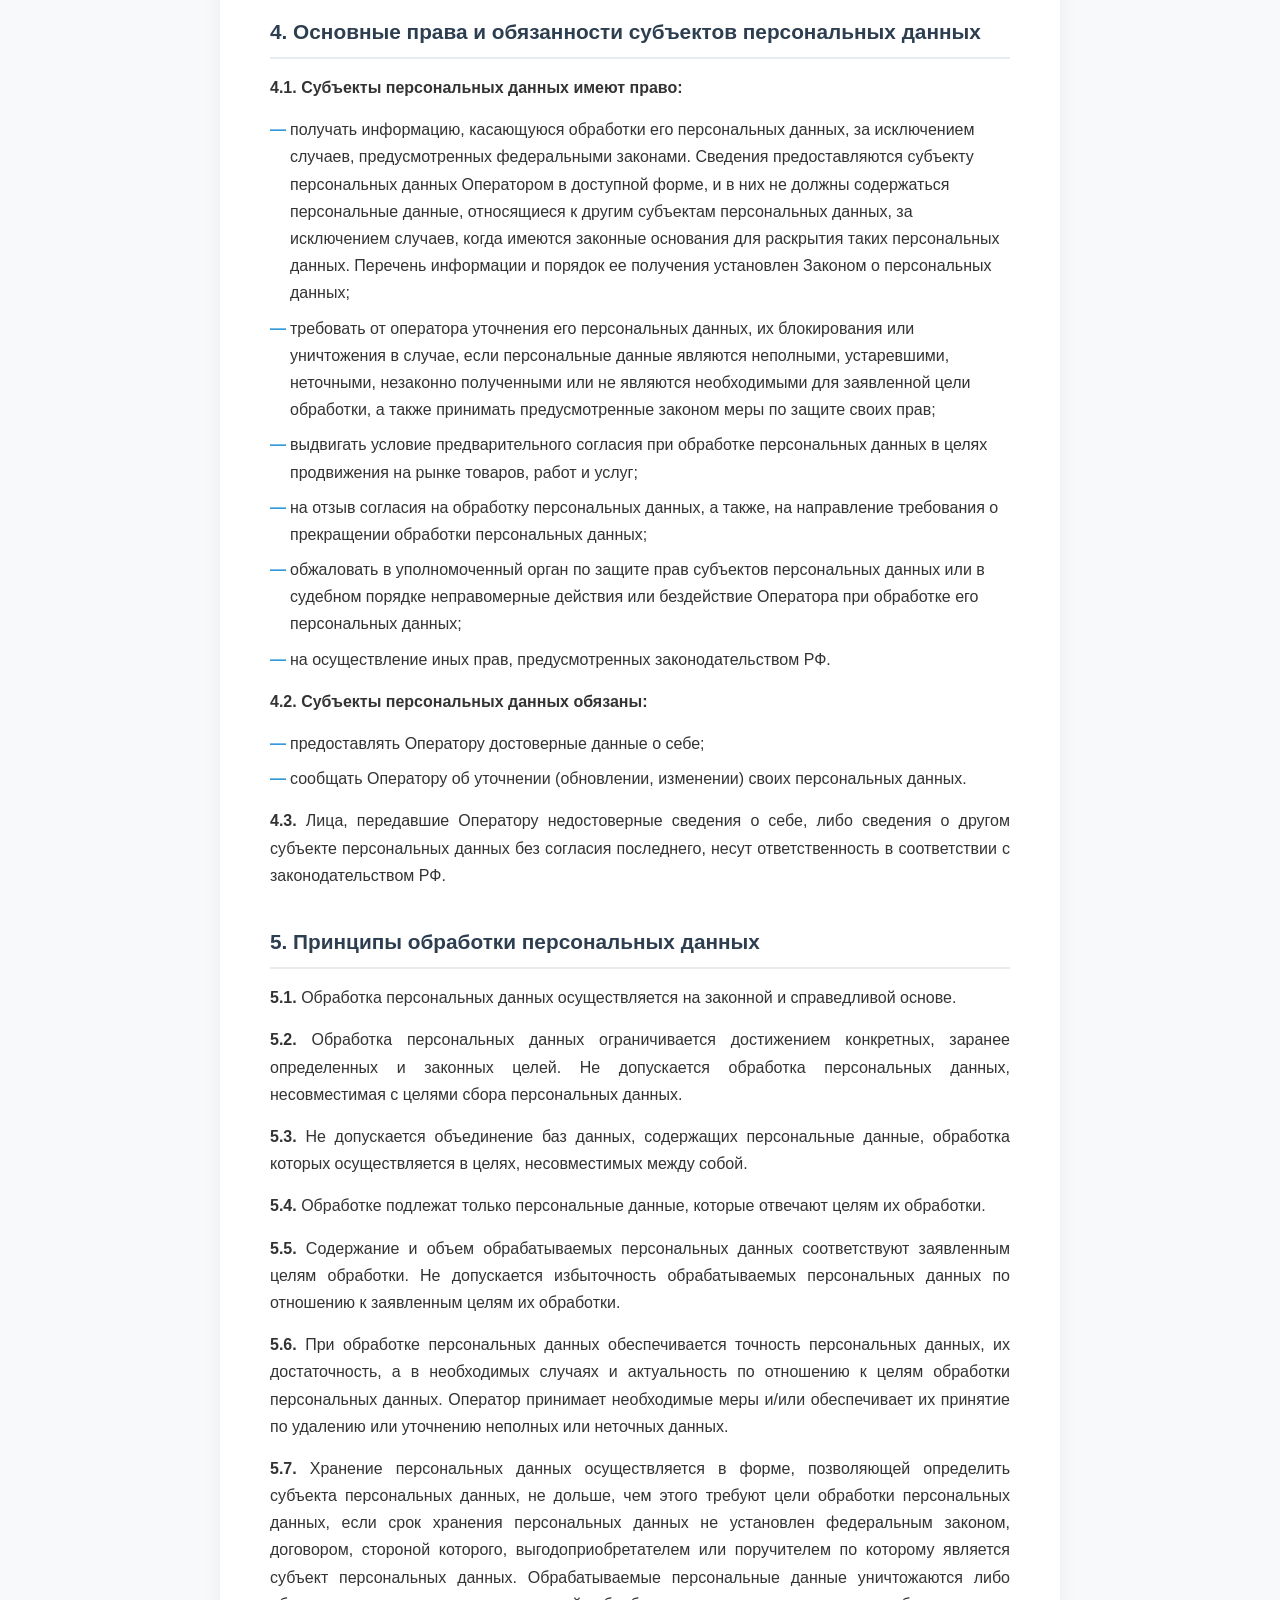
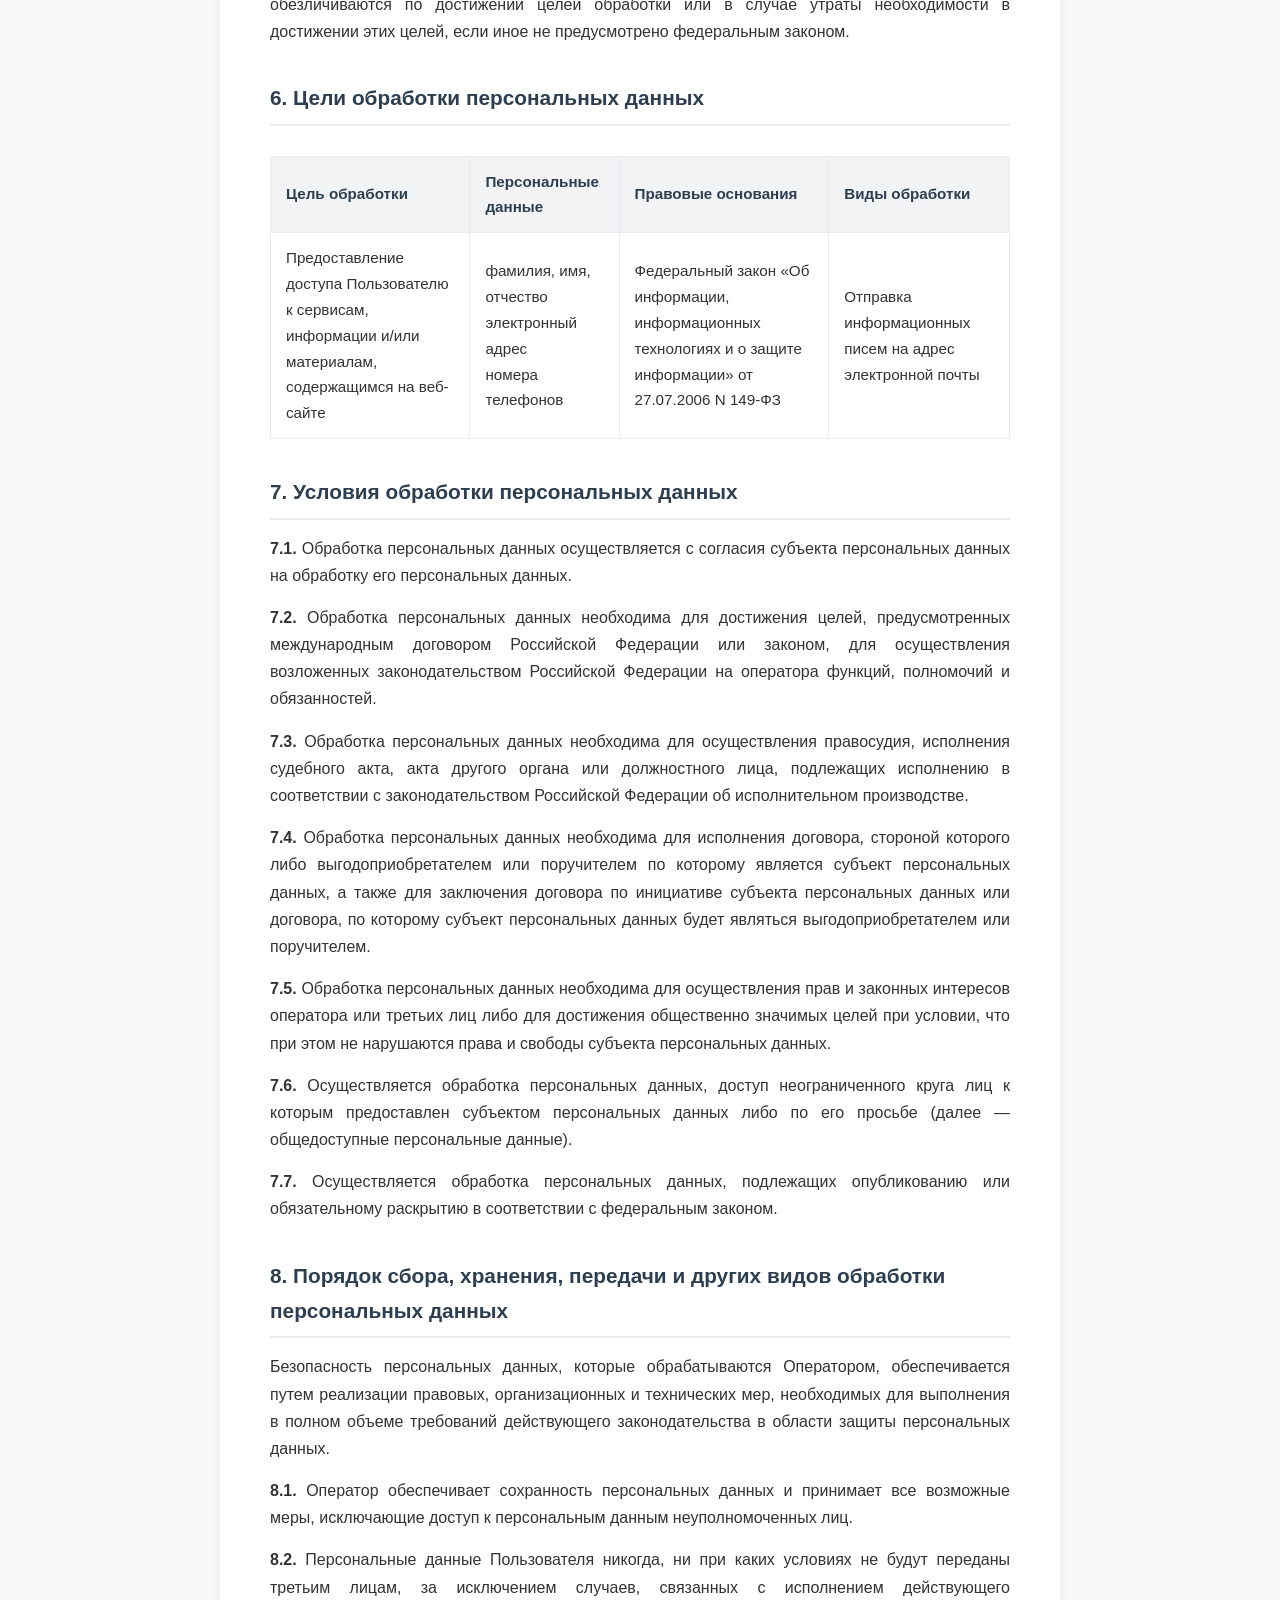
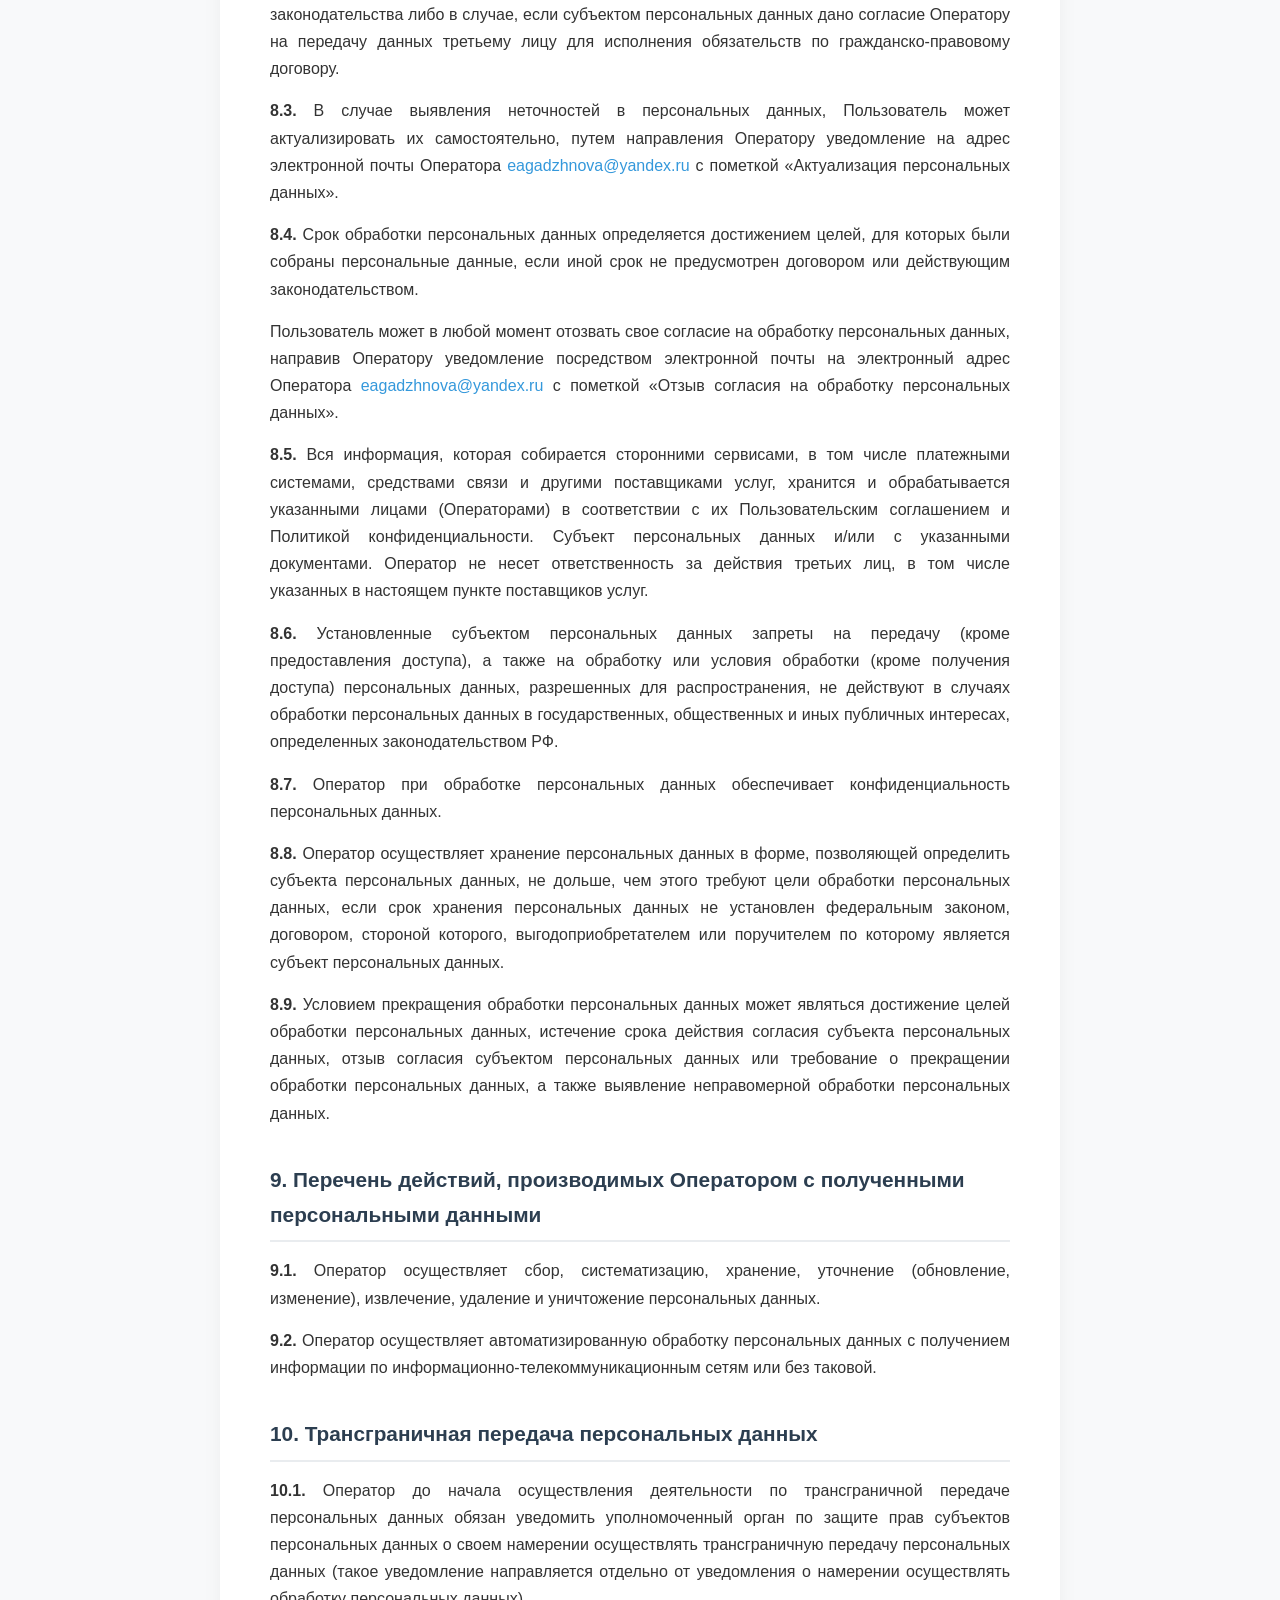
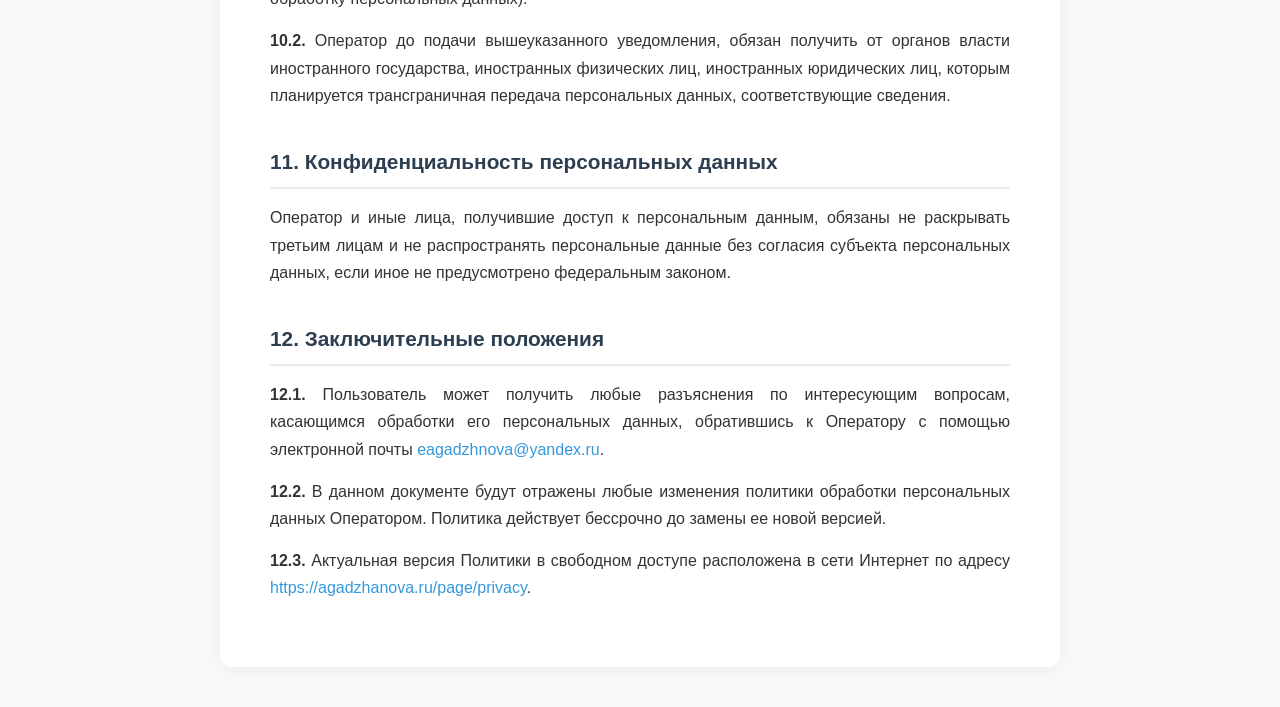
<file: politics.html>
<!DOCTYPE html>
<html lang="ru"><head><meta http-equiv="Content-Type" content="text/html; charset=UTF-8">
   <base href=".">
    
    <meta name="viewport" content="width=device-width, initial-scale=1.0">
    <title>Политика в отношении обработки персональных данных</title>
    <style>
        :root {
            --primary-color: #2c3e50;
            --text-color: #333333;
            --bg-color: #f8f9fa;
            --card-bg: #ffffff;
            --border-color: #e9ecef;
            --accent-color: #3498db;
        }

        * {
            box-sizing: border-box;
            margin: 0;
            padding: 0;
        }

        body {
            font-family: -apple-system, BlinkMacSystemFont, "Segoe UI", Roboto, "Helvetica Neue", Arial, sans-serif;
            line-height: 1.7;
            color: var(--text-color);
            background-color: var(--bg-color);
            padding: 40px 20px;
        }

        .container {
            max-width: 840px;
            margin: 0 auto;
            background: var(--card-bg);
            padding: 50px;
            border-radius: 12px;
            box-shadow: 0 4px 20px rgba(0, 0, 0, 0.05);
        }

        h1 {
            font-size: 2rem;
            color: var(--primary-color);
            margin-bottom: 30px;
            text-align: center;
            line-height: 1.3;
            font-weight: 700;
        }

        h2 {
            font-size: 1.3rem;
            color: var(--primary-color);
            margin-top: 35px;
            margin-bottom: 15px;
            padding-bottom: 8px;
            border-bottom: 2px solid var(--border-color);
        }

        p {
            margin-bottom: 15px;
            text-align: justify;
        }

        ul {
            list-style: none;
            margin-bottom: 15px;
        }

        ul li {
            position: relative;
            padding-left: 20px;
            margin-bottom: 8px;
        }

        ul li::before {
            content: "—";
            position: absolute;
            left: 0;
            color: var(--accent-color);
            font-weight: bold;
        }

        a {
            color: var(--accent-color);
            text-decoration: none;
            transition: color 0.2s ease;
        }

        a:hover {
            text-decoration: underline;
        }

        /* Таблица для раздела 6 */
        .table-wrapper {
            overflow-x: auto;
            margin: 20px 0;
        }

        table {
            width: 100%;
            border-collapse: collapse;
            margin-top: 10px;
            font-size: 0.95rem;
        }

        th, td {
            padding: 12px 15px;
            text-align: left;
            border: 1px solid var(--border-color);
        }

        th {
            background-color: #f1f3f5;
            color: var(--primary-color);
            font-weight: 600;
        }

        td {
            background-color: #ffffff;
        }

        /* Адаптивность для мобильных устройств */
        @media (max-width: 768px) {
            body {
                padding: 15px 10px;
            }

            .container {
                padding: 25px 20px;
            }

            h1 {
                font-size: 1.5rem;
            }

            h2 {
                font-size: 1.15rem;
            }

            p {
                text-align: left;
            }
        }
    </style>
</head>
<body>

<div class="container">
    <h1>Политика в отношении обработки персональных данных</h1>

    <h2>1. Общие положения</h2>
    <p>Настоящая политика обработки персональных данных составлена в соответствии с требованиями Федерального закона от 27.07.2006. № 152-ФЗ «О персональных данных» (далее — Закон о персональных данных) и определяет порядок обработки персональных данных и меры по обеспечению безопасности персональных данных, предпринимаемые ИП Агаджановой Евгенией Эдуардовной (далее — Оператор).</p>
    <p><strong>1.1.</strong> Оператор ставит своей важнейшей целью и условием осуществления своей деятельности соблюдение прав и свобод человека и гражданина при обработке его персональных данных, в том числе защиты прав на неприкосновенность частной жизни, личную и семейную тайну.</p>
    <p><strong>1.2.</strong> Настоящая политика Оператора в отношении обработки персональных данных (далее — Политика) применяется ко всей информации, которую Оператор может получить о посетителях веб-сайта <a href="https://agadzhanova.ru/" target="_blank" rel="noopener">https://agadzhanova.ru</a>.</p>

    <h2>2. Основные понятия, используемые в Политике</h2>
    <p><strong>2.1. Автоматизированная обработка персональных данных</strong> — обработка персональных данных с помощью средств вычислительной техники.</p>
    <p><strong>2.2. Блокирование персональных данных</strong> — временное прекращение обработки персональных данных (за исключением случаев, если обработка необходима для уточнения персональных данных).</p>
    <p><strong>2.3. Веб-сайт</strong> — совокупность графических и информационных материалов, а также программ для ЭВМ и баз данных, обеспечивающих их доступность в сети интернет по сетевому адресу <a href="https://agadzhanova.ru/" target="_blank" rel="noopener">https://agadzhanova.ru</a>.</p>
    <p><strong>2.4. Информационная система персональных данных</strong> — совокупность содержащихся в базах данных персональных данных и обеспечивающих их обработку информационных технологий и технических средств.</p>
    <p><strong>2.5. Обезличивание персональных данных</strong> — действия, в результате которых невозможно определить без использования дополнительной информации принадлежность персональных данных конкретному Пользователю или иному субъекту персональных данных.</p>
    <p><strong>2.6. Обработка персональных данных</strong> — любое действие (операция) или совокупность действий (операций), совершаемых с использованием средств автоматизации или без использования таких средств с персональными данными, включая сбор, запись, систематизацию, накопление, хранение, уточнение (обновление, изменение), извлечение, использование, передачу (распространение, предоставление, доступ), обезличивание, блокирование, удаление, уничтожение персональных данных.</p>
    <p><strong>2.7. Оператор</strong> — государственный орган, муниципальный орган, юридическое или физическое лицо, самостоятельно или совместно с другими лицами организующие и/или осуществляющие обработку персональных данных, а также определяющие цели обработки персональных данных, состав персональных данных, подлежащих обработке, действия (операции), совершаемые с персональными данными.</p>
    <p><strong>2.8. Персональные данные</strong> — любая информация, относящаяся прямо или косвенно к определенному или определяемому Пользователю веб-сайта <a href="https://agadzhanova.ru/" target="_blank" rel="noopener">https://agadzhanova.ru</a>.</p>
    <p><strong>2.9. Персональные данные, разрешенные субъектом персональных данных для распространения</strong> — персональные данные, доступ неограниченного круга лиц к которым предоставлен субъектом персональных данных путем дачи согласия на обработку персональных данных, разрешенных субъектом персональных данных для распространения в порядке, предусмотренном Законом о персональных данных (далее — персональные данные, разрешенные для распространения).</p>
    <p><strong>2.10. Пользователь</strong> — любой посетитель веб-сайта <a href="https://agadzhanova.ru/" target="_blank" rel="noopener">https://agadzhanova.ru</a>.</p>
    <p><strong>2.11. Предоставление персональных данных</strong> — действия, направленные на раскрытие персональных данных определенному лицу или определенному кругу лиц.</p>
    <p><strong>2.12. Распространение персональных данных</strong> — любые действия, направленные на раскрытие персональных данных неопределенному кругу лиц (передача персональных данных) или на ознакомление с персональными данными неограниченного круга лиц, в том числе обнародование персональных данных в средствах массовой информации, размещение в информационно-телекоммуникационных сетях или предоставление доступа к персональным данным каким-либо иным способом.</p>
    <p><strong>2.13. Уничтожение персональных данных</strong> — любые действия, в результате которых персональные данные уничтожаются безвозвратно с невозможностью дальнейшего восстановления содержания персональных данных в информационной системе персональных данных и/или уничтожаются материальные носители персональных данных.</p>

    <h2>3. Основные права и обязанности Оператора</h2>
    <p><strong>3.1. Оператор имеет право:</strong></p>
    <ul>
        <li>получать от субъекта персональных данных достоверные информацию и/или документы, содержащие персональные данные;</li>
        <li>в случае отзыва субъектом персональных данных согласия на обработку персональных данных, а также, направления обращения с требованием о прекращении обработки персональных данных, Оператор вправе продолжить обработку персональных данных без согласия субъекта персональных данных при наличии оснований, указанных в Законе о персональных данных;</li>
        <li>самостоятельно определять состав и перечень мер, необходимых и достаточных для обеспечения выполнения обязанностей, предусмотренных Законом о персональных данных и принятыми в соответствии с ним нормативными правовыми актами, если иное не предусмотрено Законом о персональных данных или другими федеральными законами.</li>
    </ul>
    <p><strong>3.2. Оператор обязан:</strong></p>
    <ul>
        <li>предоставлять субъекту персональных данных по его просьбе информацию, касающуюся обработки его персональных данных;</li>
        <li>организовывать обработку персональных данных в порядке, установленном действующим законодательством РФ;</li>
        <li>отвечать на обращения и запросы субъектов персональных данных и их законных представителей в соответствии с требованиями Закона о персональных данных;</li>
        <li>сообщать в уполномоченный орган по защите прав субъектов персональных данных по запросу этого органа необходимую информацию в течение 10 дней с даты получения такого запроса;</li>
        <li>публиковать или иным образом обеспечивать неограниченный доступ к настоящей Политике в отношении обработки персональных данных;</li>
        <li>принимать правовые, организационные и технические меры для защиты персональных данных от неправомерного или случайного доступа к ним, уничтожения, изменения, блокирования, копирования, предоставления, распространения персональных данных, а также от иных неправомерных действий в отношении персональных данных;</li>
        <li>прекратить передачу (распространение, предоставление, доступ) персональных данных, прекратить обработку и уничтожить персональные данные в порядке и случаях, предусмотренных Законом о персональных данных;</li>
        <li>исполнять иные обязанности, предусмотренные Законом о персональных данных.</li>
    </ul>

    <h2>4. Основные права и обязанности субъектов персональных данных</h2>
    <p><strong>4.1. Субъекты персональных данных имеют право:</strong></p>
    <ul>
        <li>получать информацию, касающуюся обработки его персональных данных, за исключением случаев, предусмотренных федеральными законами. Сведения предоставляются субъекту персональных данных Оператором в доступной форме, и в них не должны содержаться персональные данные, относящиеся к другим субъектам персональных данных, за исключением случаев, когда имеются законные основания для раскрытия таких персональных данных. Перечень информации и порядок ее получения установлен Законом о персональных данных;</li>
        <li>требовать от оператора уточнения его персональных данных, их блокирования или уничтожения в случае, если персональные данные являются неполными, устаревшими, неточными, незаконно полученными или не являются необходимыми для заявленной цели обработки, а также принимать предусмотренные законом меры по защите своих прав;</li>
        <li>выдвигать условие предварительного согласия при обработке персональных данных в целях продвижения на рынке товаров, работ и услуг;</li>
        <li>на отзыв согласия на обработку персональных данных, а также, на направление требования о прекращении обработки персональных данных;</li>
        <li>обжаловать в уполномоченный орган по защите прав субъектов персональных данных или в судебном порядке неправомерные действия или бездействие Оператора при обработке его персональных данных;</li>
        <li>на осуществление иных прав, предусмотренных законодательством РФ.</li>
    </ul>
    <p><strong>4.2. Субъекты персональных данных обязаны:</strong></p>
    <ul>
        <li>предоставлять Оператору достоверные данные о себе;</li>
        <li>сообщать Оператору об уточнении (обновлении, изменении) своих персональных данных.</li>
    </ul>
    <p><strong>4.3.</strong> Лица, передавшие Оператору недостоверные сведения о себе, либо сведения о другом субъекте персональных данных без согласия последнего, несут ответственность в соответствии с законодательством РФ.</p>

    <h2>5. Принципы обработки персональных данных</h2>
    <p><strong>5.1.</strong> Обработка персональных данных осуществляется на законной и справедливой основе.</p>
    <p><strong>5.2.</strong> Обработка персональных данных ограничивается достижением конкретных, заранее определенных и законных целей. Не допускается обработка персональных данных, несовместимая с целями сбора персональных данных.</p>
    <p><strong>5.3.</strong> Не допускается объединение баз данных, содержащих персональные данные, обработка которых осуществляется в целях, несовместимых между собой.</p>
    <p><strong>5.4.</strong> Обработке подлежат только персональные данные, которые отвечают целям их обработки.</p>
    <p><strong>5.5.</strong> Содержание и объем обрабатываемых персональных данных соответствуют заявленным целям обработки. Не допускается избыточность обрабатываемых персональных данных по отношению к заявленным целям их обработки.</p>
    <p><strong>5.6.</strong> При обработке персональных данных обеспечивается точность персональных данных, их достаточность, а в необходимых случаях и актуальность по отношению к целям обработки персональных данных. Оператор принимает необходимые меры и/или обеспечивает их принятие по удалению или уточнению неполных или неточных данных.</p>
    <p><strong>5.7.</strong> Хранение персональных данных осуществляется в форме, позволяющей определить субъекта персональных данных, не дольше, чем этого требуют цели обработки персональных данных, если срок хранения персональных данных не установлен федеральным законом, договором, стороной которого, выгодоприобретателем или поручителем по которому является субъект персональных данных. Обрабатываемые персональные данные уничтожаются либо обезличиваются по достижении целей обработки или в случае утраты необходимости в достижении этих целей, если иное не предусмотрено федеральным законом.</p>

    <h2>6. Цели обработки персональных данных</h2>
    <div class="table-wrapper">
        <table>
            <thead>
                <tr>
                    <th>Цель обработки</th>
                    <th>Персональные данные</th>
                    <th>Правовые основания</th>
                    <th>Виды обработки</th>
                </tr>
            </thead>
            <tbody>
                <tr>
                    <td>Предоставление доступа Пользователю к сервисам, информации и/или материалам, содержащимся на веб-сайте</td>
                    <td>
                        фамилия, имя, отчество<br>
                        электронный адрес<br>
                        номера телефонов
                    </td>
                    <td>Федеральный закон «Об информации, информационных технологиях и о защите информации» от 27.07.2006 N 149-ФЗ</td>
                    <td>Отправка информационных писем на адрес электронной почты</td>
                </tr>
            </tbody>
        </table>
    </div>

    <h2>7. Условия обработки персональных данных</h2>
    <p><strong>7.1.</strong> Обработка персональных данных осуществляется с согласия субъекта персональных данных на обработку его персональных данных.</p>
    <p><strong>7.2.</strong> Обработка персональных данных необходима для достижения целей, предусмотренных международным договором Российской Федерации или законом, для осуществления возложенных законодательством Российской Федерации на оператора функций, полномочий и обязанностей.</p>
    <p><strong>7.3.</strong> Обработка персональных данных необходима для осуществления правосудия, исполнения судебного акта, акта другого органа или должностного лица, подлежащих исполнению в соответствии с законодательством Российской Федерации об исполнительном производстве.</p>
    <p><strong>7.4.</strong> Обработка персональных данных необходима для исполнения договора, стороной которого либо выгодоприобретателем или поручителем по которому является субъект персональных данных, а также для заключения договора по инициативе субъекта персональных данных или договора, по которому субъект персональных данных будет являться выгодоприобретателем или поручителем.</p>
    <p><strong>7.5.</strong> Обработка персональных данных необходима для осуществления прав и законных интересов оператора или третьих лиц либо для достижения общественно значимых целей при условии, что при этом не нарушаются права и свободы субъекта персональных данных.</p>
    <p><strong>7.6.</strong> Осуществляется обработка персональных данных, доступ неограниченного круга лиц к которым предоставлен субъектом персональных данных либо по его просьбе (далее — общедоступные персональные данные).</p>
    <p><strong>7.7.</strong> Осуществляется обработка персональных данных, подлежащих опубликованию или обязательному раскрытию в соответствии с федеральным законом.</p>

    <h2>8. Порядок сбора, хранения, передачи и других видов обработки персональных данных</h2>
    <p>Безопасность персональных данных, которые обрабатываются Оператором, обеспечивается путем реализации правовых, организационных и технических мер, необходимых для выполнения в полном объеме требований действующего законодательства в области защиты персональных данных.</p>
    <p><strong>8.1.</strong> Оператор обеспечивает сохранность персональных данных и принимает все возможные меры, исключающие доступ к персональным данным неуполномоченных лиц.</p>
    <p><strong>8.2.</strong> Персональные данные Пользователя никогда, ни при каких условиях не будут переданы третьим лицам, за исключением случаев, связанных с исполнением действующего законодательства либо в случае, если субъектом персональных данных дано согласие Оператору на передачу данных третьему лицу для исполнения обязательств по гражданско-правовому договору.</p>
    <p><strong>8.3.</strong> В случае выявления неточностей в персональных данных, Пользователь может актуализировать их самостоятельно, путем направления Оператору уведомление на адрес электронной почты Оператора <a href="mailto:eagadzhnova@yandex.ru">eagadzhnova@yandex.ru</a> с пометкой «Актуализация персональных данных».</p>
    <p><strong>8.4.</strong> Срок обработки персональных данных определяется достижением целей, для которых были собраны персональные данные, если иной срок не предусмотрен договором или действующим законодательством.</p>
    <p>Пользователь может в любой момент отозвать свое согласие на обработку персональных данных, направив Оператору уведомление посредством электронной почты на электронный адрес Оператора <a href="mailto:eagadzhnova@yandex.ru">eagadzhnova@yandex.ru</a> с пометкой «Отзыв согласия на обработку персональных данных».</p>
    <p><strong>8.5.</strong> Вся информация, которая собирается сторонними сервисами, в том числе платежными системами, средствами связи и другими поставщиками услуг, хранится и обрабатывается указанными лицами (Операторами) в соответствии с их Пользовательским соглашением и Политикой конфиденциальности. Субъект персональных данных и/или с указанными документами. Оператор не несет ответственность за действия третьих лиц, в том числе указанных в настоящем пункте поставщиков услуг.</p>
    <p><strong>8.6.</strong> Установленные субъектом персональных данных запреты на передачу (кроме предоставления доступа), а также на обработку или условия обработки (кроме получения доступа) персональных данных, разрешенных для распространения, не действуют в случаях обработки персональных данных в государственных, общественных и иных публичных интересах, определенных законодательством РФ.</p>
    <p><strong>8.7.</strong> Оператор при обработке персональных данных обеспечивает конфиденциальность персональных данных.</p>
    <p><strong>8.8.</strong> Оператор осуществляет хранение персональных данных в форме, позволяющей определить субъекта персональных данных, не дольше, чем этого требуют цели обработки персональных данных, если срок хранения персональных данных не установлен федеральным законом, договором, стороной которого, выгодоприобретателем или поручителем по которому является субъект персональных данных.</p>
    <p><strong>8.9.</strong> Условием прекращения обработки персональных данных может являться достижение целей обработки персональных данных, истечение срока действия согласия субъекта персональных данных, отзыв согласия субъектом персональных данных или требование о прекращении обработки персональных данных, а также выявление неправомерной обработки персональных данных.</p>

    <h2>9. Перечень действий, производимых Оператором с полученными персональными данными</h2>
    <p><strong>9.1.</strong> Оператор осуществляет сбор, систематизацию, хранение, уточнение (обновление, изменение), извлечение, удаление и уничтожение персональных данных.</p>
    <p><strong>9.2.</strong> Оператор осуществляет автоматизированную обработку персональных данных с получением информации по информационно-телекоммуникационным сетям или без таковой.</p>

    <h2>10. Трансграничная передача персональных данных</h2>
    <p><strong>10.1.</strong> Оператор до начала осуществления деятельности по трансграничной передаче персональных данных обязан уведомить уполномоченный орган по защите прав субъектов персональных данных о своем намерении осуществлять трансграничную передачу персональных данных (такое уведомление направляется отдельно от уведомления о намерении осуществлять обработку персональных данных).</p>
    <p><strong>10.2.</strong> Оператор до подачи вышеуказанного уведомления, обязан получить от органов власти иностранного государства, иностранных физических лиц, иностранных юридических лиц, которым планируется трансграничная передача персональных данных, соответствующие сведения.</p>

    <h2>11. Конфиденциальность персональных данных</h2>
    <p>Оператор и иные лица, получившие доступ к персональным данным, обязаны не раскрывать третьим лицам и не распространять персональные данные без согласия субъекта персональных данных, если иное не предусмотрено федеральным законом.</p>

    <h2>12. Заключительные положения</h2>
    <p><strong>12.1.</strong> Пользователь может получить любые разъяснения по интересующим вопросам, касающимся обработки его персональных данных, обратившись к Оператору с помощью электронной почты <a href="mailto:eagadzhnova@yandex.ru">eagadzhnova@yandex.ru</a>.</p>
    <p><strong>12.2.</strong> В данном документе будут отражены любые изменения политики обработки персональных данных Оператором. Политика действует бессрочно до замены ее новой версией.</p>
    <p><strong>12.3.</strong> Актуальная версия Политики в свободном доступе расположена в сети Интернет по адресу <a href="https://agadzhanova.ru/privacy" target="_blank" rel="noopener">https://agadzhanova.ru/page/privacy</a>.</p>
</div>


</body></html>
</file>
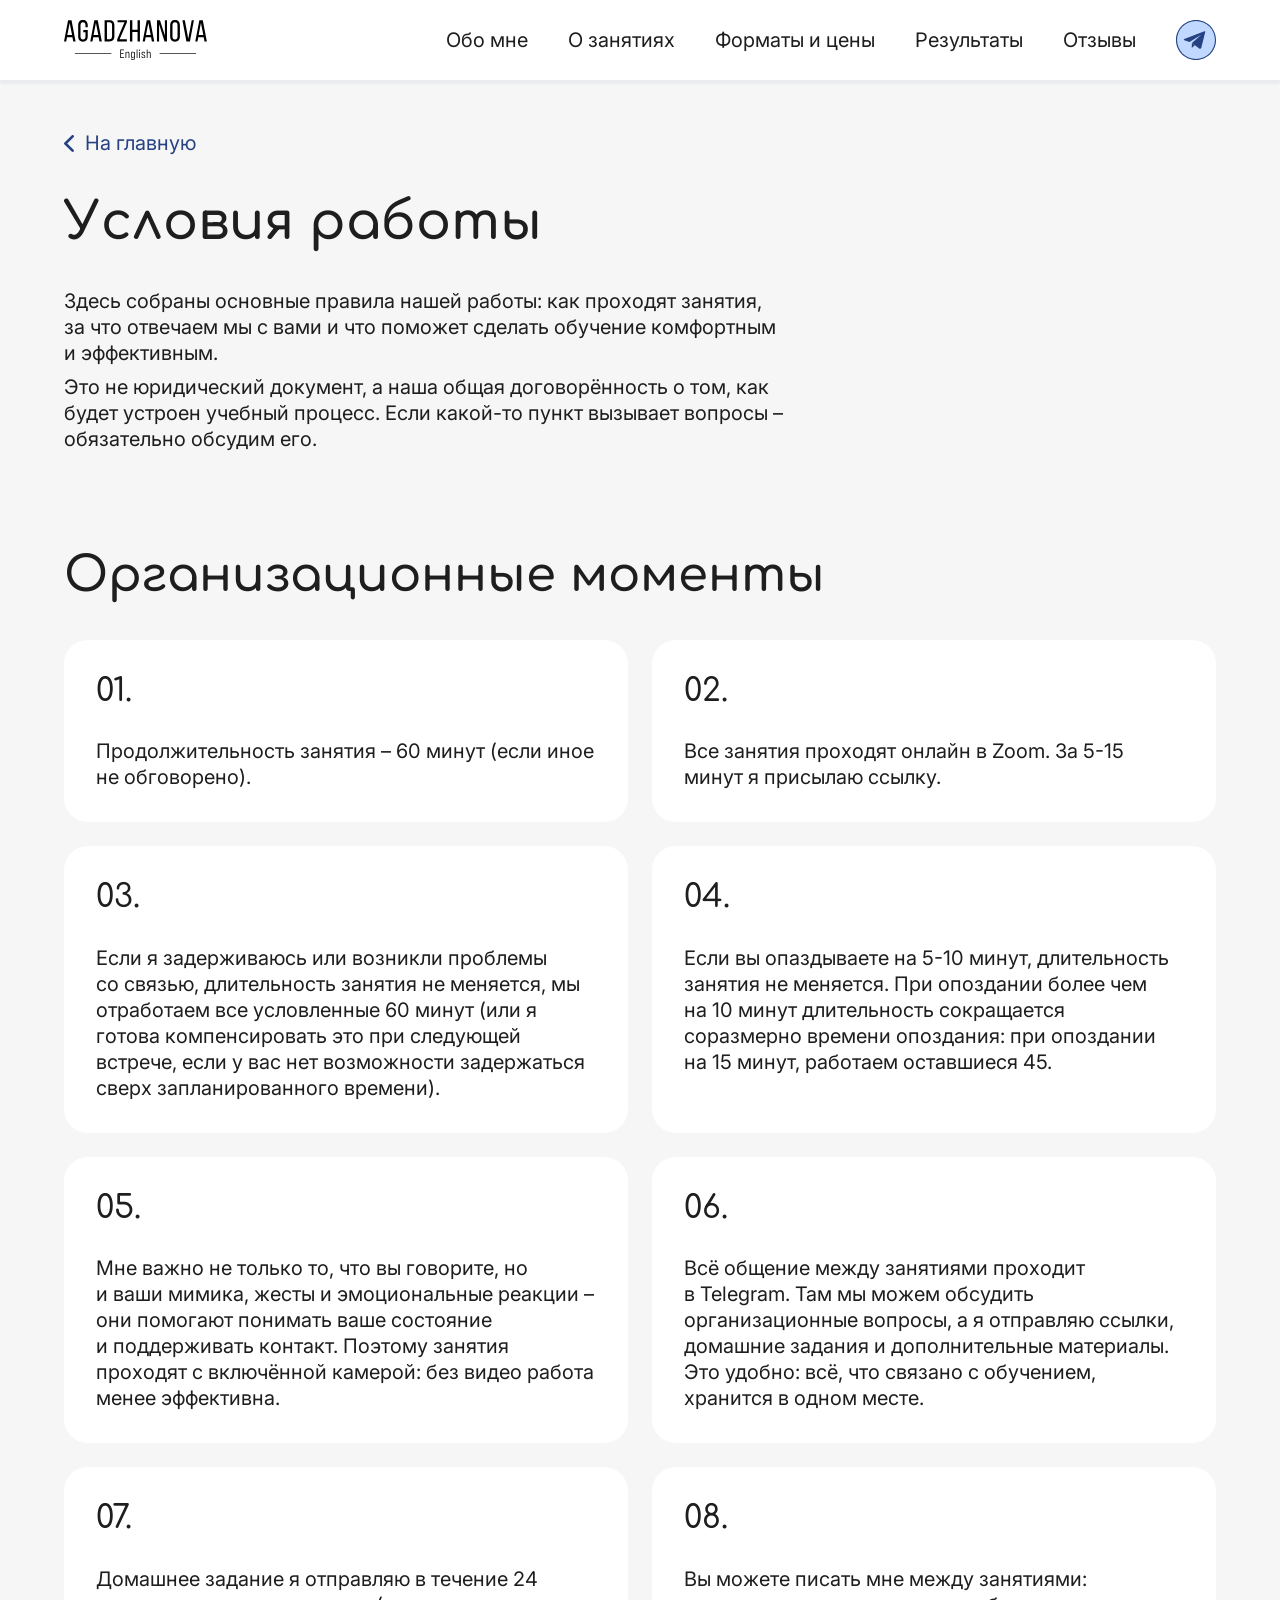
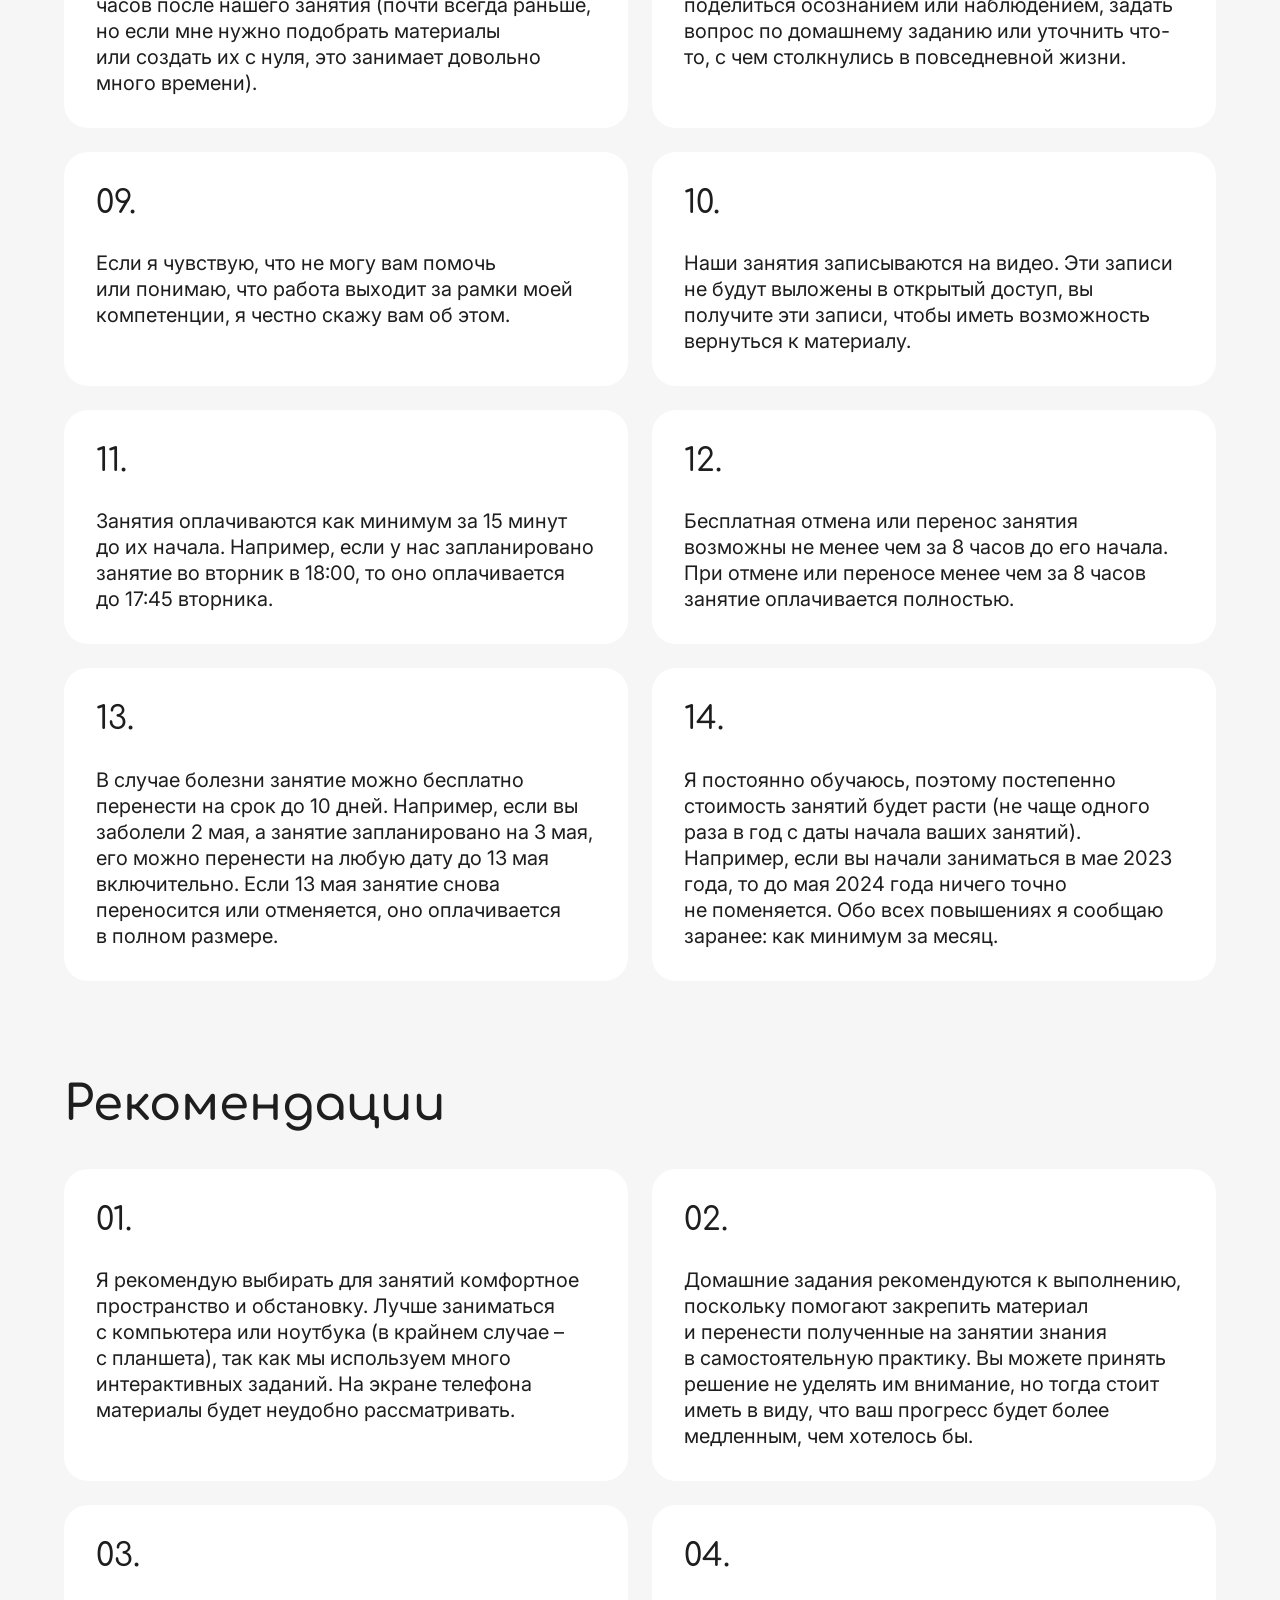
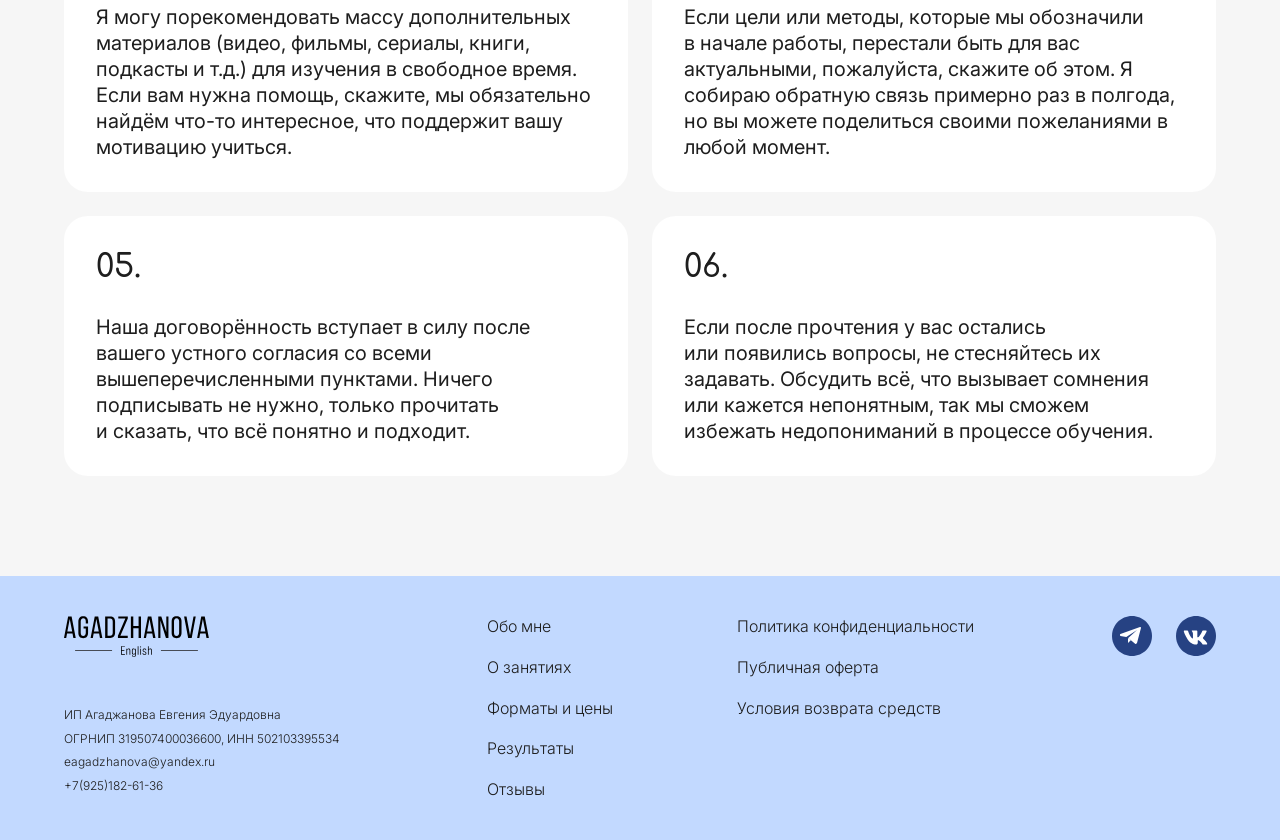
<file: terms.html>
<!DOCTYPE html>
<html lang="ru">
<head>
    <meta charset="UTF-8">
    <meta name="viewport" content="width=device-width, initial-scale=1.0">

    <link rel="preconnect" href="https://fonts.googleapis.com">
    <link rel="preconnect" href="https://fonts.gstatic.com" crossorigin>

    <link
        href="https://fonts.googleapis.com/css2?family=Comfortaa:wght@300..700&family=Inter:ital,opsz,wght@0,14..32,100..900;1,14..32,100..900&display=swap"
        rel="stylesheet"
    >
    <link
    rel="stylesheet"
    href="https://cdn.jsdelivr.net/npm/swiper@11/swiper-bundle.min.css"
    />
    <link rel="stylesheet" href="styles.css">

    <title>Условия работы — Agadzhanova English</title>
</head>
<body id="top">
    <header class="header">
        <div class="container header__inner">
            <div class="logo">
                <img src="assets/image/Logo.svg" alt="Логотип">
            </div>

            <nav class="nav">
                <a href="index.html#about">Обо мне</a>
                <a href="index.html#lessons">О занятиях</a>
                <a href="index.html#prices">Форматы и цены</a>
                <a href="index.html#results">Результаты</a>
                <a href="index.html#reviews">Отзывы</a>
                <a href="#"><img src="assets/icons/tg.svg" alt="телеграмм"></a>
            </nav>
        </div>
    </header>
    <main class="terms-page">
        <div class="container">
            <section class="terms-intro" aria-labelledby="terms-title">
                <a class="terms-back" href="index.html">
                    <img src="assets/icons/back-arrow.svg" alt="" width="10" height="17">
                    На главную
                </a>
                <h1 id="terms-title">Условия работы</h1>
                <div class="terms-intro__text text">
                    <p>Здесь собраны основные правила нашей работы: как проходят занятия, за что отвечаем мы с вами и что поможет сделать обучение комфортным и эффективным.</p>
                    <p>Это не юридический документ, а наша общая договорённость о том, как будет устроен учебный процесс. Если какой-то пункт вызывает вопросы – обязательно обсудим его.</p>
                </div>
            </section>
            <section aria-labelledby="organization-title">
                <h2 id="organization-title">Организационные моменты</h2>
                <ol class="terms-grid">
                    <li class="terms-card">
                        <span class="terms-card__number" aria-hidden="true">01.</span>
                        <p class="text">Продолжительность занятия – 60 минут (если иное не обговорено).</p>
                    </li>
                    <li class="terms-card">
                        <span class="terms-card__number" aria-hidden="true">02.</span>
                        <p class="text">Все занятия проходят онлайн в Zoom. За 5-15 минут я присылаю ссылку.</p>
                    </li>
                    <li class="terms-card">
                        <span class="terms-card__number" aria-hidden="true">03.</span>
                        <p class="text">Если я задерживаюсь или возникли проблемы со связью, длительность занятия не меняется, мы отработаем все условленные 60 минут (или я готова компенсировать это при следующей встрече, если у вас нет возможности задержаться сверх запланированного времени).</p>
                    </li>
                    <li class="terms-card">
                        <span class="terms-card__number" aria-hidden="true">04.</span>
                        <p class="text">Если вы опаздываете на 5-10 минут, длительность занятия не меняется. При опоздании более чем на 10 минут длительность сокращается соразмерно времени опоздания: при опоздании на 15 минут, работаем оставшиеся 45.</p>
                    </li>
                    <li class="terms-card">
                        <span class="terms-card__number" aria-hidden="true">05.</span>
                        <p class="text">Мне важно не только то, что вы говорите, но и ваши мимика, жесты и эмоциональные реакции – они помогают понимать ваше состояние и поддерживать контакт. Поэтому занятия проходят с включённой камерой: без видео работа менее эффективна.</p>
                    </li>
                    <li class="terms-card">
                        <span class="terms-card__number" aria-hidden="true">06.</span>
                        <p class="text">Всё общение между занятиями проходит в Telegram. Там мы можем обсудить организационные вопросы, а я отправляю ссылки, домашние задания и дополнительные материалы. Это удобно: всё, что связано с обучением, хранится в одном месте.</p>
                    </li>
                    <li class="terms-card">
                        <span class="terms-card__number" aria-hidden="true">07.</span>
                        <p class="text">Домашнее задание я отправляю в течение 24 часов после нашего занятия (почти всегда раньше, но если мне нужно подобрать материалы или создать их с нуля, это занимает довольно много времени).</p>
                    </li>
                    <li class="terms-card">
                        <span class="terms-card__number" aria-hidden="true">08.</span>
                        <p class="text">Вы можете писать мне между занятиями: поделиться осознанием или наблюдением, задать вопрос по домашнему заданию или уточнить что-то, с чем столкнулись в повседневной жизни.</p>
                    </li>
                    <li class="terms-card">
                        <span class="terms-card__number" aria-hidden="true">09.</span>
                        <p class="text">Если я чувствую, что не могу вам помочь или понимаю, что работа выходит за рамки моей компетенции, я честно скажу вам об этом.</p>
                    </li>
                    <li class="terms-card">
                        <span class="terms-card__number" aria-hidden="true">10.</span>
                        <p class="text">Наши занятия записываются на видео. Эти записи не будут выложены в открытый доступ, вы получите эти записи, чтобы иметь возможность вернуться к материалу.</p>
                    </li>
                    <li class="terms-card">
                        <span class="terms-card__number" aria-hidden="true">11.</span>
                        <p class="text">Занятия оплачиваются как минимум за 15 минут до их начала. Например, если у нас запланировано занятие во вторник в 18:00, то оно оплачивается до 17:45 вторника.</p>
                    </li>
                    <li class="terms-card">
                        <span class="terms-card__number" aria-hidden="true">12.</span>
                        <p class="text">Бесплатная отмена или перенос занятия возможны не менее чем за 8 часов до его начала. При отмене или переносе менее чем за 8 часов занятие оплачивается полностью.</p>
                    </li>
                    <li class="terms-card">
                        <span class="terms-card__number" aria-hidden="true">13.</span>
                        <p class="text">В случае болезни занятие можно бесплатно перенести на срок до 10 дней. Например, если вы заболели 2 мая, а занятие запланировано на 3 мая, его можно перенести на любую дату до 13 мая включительно. Если 13 мая занятие снова переносится или отменяется, оно оплачивается в полном размере.</p>
                    </li>
                    <li class="terms-card">
                        <span class="terms-card__number" aria-hidden="true">14.</span>
                        <p class="text">Я постоянно обучаюсь, поэтому постепенно стоимость занятий будет расти (не чаще одного раза в год с даты начала ваших занятий). Например, если вы начали заниматься в мае 2023 года, то до мая 2024 года ничего точно не поменяется. Обо всех повышениях я сообщаю заранее: как минимум за месяц.</p>
                    </li>
                </ol>
            </section>
            <section aria-labelledby="recommendations-title">
                <h2 id="recommendations-title">Рекомендации</h2>
                <ol class="terms-grid">
                    <li class="terms-card">
                        <span class="terms-card__number" aria-hidden="true">01.</span>
                        <p class="text">Я рекомендую выбирать для занятий комфортное пространство и обстановку. Лучше заниматься с компьютера или ноутбука (в крайнем случае – с планшета), так как мы используем много интерактивных заданий. На экране телефона материалы будет неудобно рассматривать.</p>
                    </li>
                    <li class="terms-card">
                        <span class="terms-card__number" aria-hidden="true">02.</span>
                        <p class="text">Домашние задания рекомендуются к выполнению, поскольку помогают закрепить материал и перенести полученные на занятии знания в самостоятельную практику. Вы можете принять решение не уделять им внимание, но тогда стоит иметь в виду, что ваш прогресс будет более медленным, чем хотелось бы.</p>
                    </li>
                    <li class="terms-card">
                        <span class="terms-card__number" aria-hidden="true">03.</span>
                        <p class="text">Я могу порекомендовать массу дополнительных материалов (видео, фильмы, сериалы, книги, подкасты и т.д.) для изучения в свободное время. Если вам нужна помощь, скажите, мы обязательно найдём что-то интересное, что поддержит вашу мотивацию учиться.</p>
                    </li>
                    <li class="terms-card">
                        <span class="terms-card__number" aria-hidden="true">04.</span>
                        <p class="text">Если цели или методы, которые мы обозначили в начале работы, перестали быть для вас актуальными, пожалуйста, скажите об этом. Я собираю обратную связь примерно раз в полгода, но вы можете поделиться своими пожеланиями в любой момент.</p>
                    </li>
                    <li class="terms-card">
                        <span class="terms-card__number" aria-hidden="true">05.</span>
                        <p class="text">Наша договорённость вступает в силу после вашего устного согласия со всеми вышеперечисленными пунктами. Ничего подписывать не нужно, только прочитать и сказать, что всё понятно и подходит.</p>
                    </li>
                    <li class="terms-card">
                        <span class="terms-card__number" aria-hidden="true">06.</span>
                        <p class="text">Если после прочтения у вас остались или появились вопросы, не стесняйтесь их задавать. Обсудить всё, что вызывает сомнения или кажется непонятным, так мы сможем избежать недопониманий в процессе обучения.</p>
                    </li>
                </ol>
            </section>
        </div>
    </main>
    <footer class="footer">
        <div class="container footer__inner">
            <div class="footer__identity">
                <a href="index.html#top" aria-label="В начало страницы"><img class="footer__logo" src="assets/image/Logo.svg" alt="Agadzhanova English" width="145" height="41"></a>
                <address class="footer__contacts">
                    <span>ИП Агаджанова Евгения Эдуардовна</span>
                    <span>ОГРНИП 319507400036600, ИНН 502103395534</span>
                    <a href="mailto:eagadzhanova@yandex.ru">eagadzhanova@yandex.ru</a>
                    <a href="tel:+79251826136">+7(925)182-61-36</a>
                </address>
            </div>
            <div class="footer__columns">
                <nav class="footer__nav" aria-label="Навигация в подвале">
                    <a href="index.html#about">Обо мне</a>
                    <a href="index.html#lessons">О занятиях</a>
                    <a href="index.html#prices">Форматы и цены</a>
                    <a href="index.html#results">Результаты</a>
                    <a href="index.html#reviews">Отзывы</a>
                </nav>
                <!-- Добавьте ссылки после размещения юридических документов. -->
                <div class="footer__legal">
                    <span>Политика конфиденциальности</span>
                    <span>Публичная оферта</span>
                    <span>Условия возврата средств</span>
                </div>
            </div>
            <!-- Адреса профилей пока не предоставлены. -->
            <div class="footer__social">
                <img src="assets/icons/footer-tg.svg" alt="Telegram" width="40" height="40">
                <img src="assets/icons/vk.svg" alt="ВКонтакте" width="40" height="40">
            </div>
        </div>
    </footer>
</body>
</html>
</file>
<file: styles.css>
:root {
    --font-main: "Inter", sans-serif;
    --font-accent: "Comfortaa", sans-serif;

    --color-base: #F6F6F6;
    --color-night: #264283;
    --color-sky: #C2D9FF;
    --color-white: #FFFFFF;
    --color-black: #1E1E1E;
    --color-grey: #606060;
    --color-pressed: #12295F;
    --color-secondary-pressed: #E9F0FF;
    --color-disabled: #ECECEC;
    --color-disabled-text: #ACACAC;
    --color-error: #B30600;
    --color-error-background: #FFF1F1;
    --color-divider: #E6E6E6;
    --font-size-title: 52px;
    --font-size-section: 48px;
    --font-size-card: 32px;
    --font-size-text: 20px;
    --font-size-caption: 16px;
    --line-height-text: 1.3;
    --page-gutter: 64px;
    --heading-gap: 40px;
    --control-height: 64px;
    --control-radius: 16px;
    --control-border: 2px solid var(--color-night);
    --button-radius: 20px;
    --hero-padding: 52px;
    --hero-gap: 48px;
    --grid-columns: 3;
    --form-columns: 2;
    --icon-size: 72px;
    --content-width: 1312px;
    --card-gap: 24px;
    --pagination-gap: 6px;
    --card-padding: 32px;
    --card-radius: 24px;
    --section-space: 100px;
}

* {
    box-sizing: border-box;
}

html {
    scroll-behavior: smooth;
    scroll-padding-top: 80px;
}

h1 {
    font-family: var(--font-accent);
    font-size: var(--font-size-title);
}

h2 {
    font-family: var(--font-accent);
    font-size: var(--font-size-section);
    font-weight: 600;
    line-height: 1;
    margin: 0;
    margin-bottom: var(--heading-gap);
}
h3 {

    font-family: var(--font-accent);
    font-size: var(--font-size-card);
    font-weight: 500;
    margin: 0;
    line-height: 1.2;
}

section{
    padding-top: var(--section-space);
}

.text {
    font-family: var(--font-main);
    font-size: var(--font-size-text);
    margin: 0;
    line-height: var(--line-height-text);
}

body {
    margin: 0;
    font-family: var(--font-main);
    background: var(--color-base);
    color: var(--color-black);
}

a {
    color: inherit;
    text-decoration: none;
}

img {
    display: block;
    max-width: 100%;
}

.header {
    position: sticky;
    top: 0;
    z-index: 20;
    background: var(--color-white);
    box-shadow: 0 4px 2px rgb(38 66 131 / 5%);
}

.container {
    width: min(var(--content-width), calc(100% - 2 * var(--page-gutter)));
    margin-inline: auto;
}

.logo {
    width: 143px;
    height: 40px;
}

.header__inner {
    min-height: 80px;

    display: flex;
    align-items: center;
    justify-content: space-between;
}

.nav {
    display: flex;
    align-items: center;
    gap: 40px;

    font-size: var(--font-size-text);
}

.nav__links {
    display: contents;
}

.nav__socials {
    display: none;
}

.menu-toggle {
    display: none;
}

.menu-toggle__close {
    display: none;
}

/* Hero */

.hero{
    padding-top:40px ;
}

.hero__content {
    min-height: 727px;
    display: flex;
    overflow: hidden;
    background: var(--color-sky);
    border-radius: 40px;
    justify-content: space-between;
}

.hero__text {
    padding: var(--hero-padding) 0 var(--hero-padding) var(--hero-padding);
    display: flex;
    flex-direction: column;
    flex: 0 1 710px;
    min-width: 0;
}

.hero__title {
    margin: 0;

    font-family: var(--font-accent);
    font-weight: 600;
    font-size: var(--font-size-title);
    line-height: 1;
    letter-spacing: 0;
}

.hero__description {
    margin: var(--hero-gap) 0;

    font-family: var(--font-main);
    font-weight: 300;
    font-size: var(--font-size-card);
    line-height: var(--line-height-text);
    letter-spacing: 0;
}

.button {
    width: fit-content;
    padding: 18px 80px;
    background: var(--color-night);
    font-family: var(--font-main);
    color: var(--color-white);
    letter-spacing: 0;
    border-radius: var(--button-radius);
    font-weight: 300;
    font-size: var(--font-size-card);
    line-height: var(--line-height-text);
    border: none;
    cursor: pointer;

}

.button:active  {
    background: var(--color-pressed);
}

.button__secondary {
    padding: 20px var(--card-gap);
    background: var(--color-white);
    font-family: var(--font-main);
    color: var(--color-black);
    border-radius: var(--control-radius);
    font-size: var(--font-size-text);
    line-height: 1;
    border: var(--control-border);
    cursor: pointer;
}

.button__secondary:active {
    background: var(--color-secondary-pressed);
}

.hero__stats {
    display: flex;
    gap: var(--card-gap);
    justify-content: space-between;
    width: min(588px, 100%);

    margin-top: var(--hero-gap);
}

.stat {
    text-align: center;
}

.stat__value {
    font-size: var(--font-size-section);
    line-height: 1;
    font-family: var(--font-accent);
}

.stat__label {
    font-size: var(--font-size-text);

}

.hero__image {
    flex: 0 1 603px;
    min-width: 0;
    display: flex;
    align-items: flex-end;
}

.hero__image img {
    width: 603px;
    height: auto;
    aspect-ratio: 603 / 727;
    object-fit: cover;
    background-color: var(--color-sky);
}

/*about*/

.advantage {
    list-style: none;
    margin: 0;
    padding: 0;
    display: flex;
    flex-direction: column;
    gap: 20px;
}
.advantage li {
    position: relative;
    padding-left: 36px;
}

.advantage li::before {
    content: "";
    position: absolute;
    left: 0;
    width: 22px;
    height: 29px;

    background-image: url("assets/icons/icongalyawrapper.svg") ;
    background-size: contain;
    background-repeat: no-repeat;
}

.about__content,
.stady__content,
.price__content,
.how__content {
    display: grid;
    grid-template-columns: repeat(var(--grid-columns), minmax(0, 1fr));
    gap: var(--card-gap);
}

.swiper {
    width: 100%;
    min-width: 0;
    overflow: hidden;
}

/*stady */

.card {
    min-width: 0;
    background-color: var(--color-white);
    padding: var(--card-padding);
    border-radius: var(--card-radius);
    border-color: var(--color-white);
    display: flex;
    flex-direction: column;
    grid-column: span 1;
    gap: var(--card-gap);
    justify-content: space-between;
}

.card--big{
    grid-column: span 2;
}
.card--wide {
    background-color: var(--color-sky);
}

.card__description {
    gap: 20px;
    display: flex;
    flex-direction: column;
}
.card__header{
    display: grid;
    grid-template-columns: 1fr auto;
    grid-template-rows: auto 1fr;
    overflow: hidden;
}

/* Увеличение изображений в слайдерах. */
.certificate[role="button"],
.review-card img[role="button"] {
    cursor: zoom-in;
}

.certificate:focus-visible,
.review-card img:focus-visible {
    outline: 2px solid var(--color-night);
    outline-offset: 4px;
}

html.image-viewer-open {
    overflow: hidden;
}

.image-viewer {
    width: calc(100% - 2 * var(--page-gutter));
    max-width: var(--content-width);
    height: 830px;
    max-height: calc(100dvh - 80px);
    margin: auto;
    padding: 32px;
    border: 0;
    border-radius: var(--card-radius);
    background: var(--color-base);
    overflow: hidden;
}

.image-viewer::backdrop {
    background: rgba(6, 10, 19, 0.35);
    backdrop-filter: blur(2.5px);
    -webkit-backdrop-filter: blur(2.5px);
}

.image-viewer__close {
    display: flex;
    align-items: center;
    justify-content: center;
    width: 100%;
    height: 100%;
    padding: 0;
    border: 0;
    background: transparent;
    cursor: zoom-out;
    overflow: hidden;
}

.image-viewer__close:focus {
    outline: none;
}

.image-viewer--keyboard .image-viewer__close:focus-visible {
    outline: 2px solid var(--color-night);
    outline-offset: 8px;
}

.image-viewer__image {
    display: block;
    width: 100%;
    height: 100%;
    object-fit: contain;
}

@media (width < 1200px) {
    .image-viewer {
        height: 570px;
        padding: 24px;
    }
}

@media (width < 768px) {
    .image-viewer {
        height: 462px;
        max-height: calc(100dvh - 40px);
    }

    .image-viewer__image {
        width: calc(100% * var(--image-width-scale, 1));
        max-width: none;
        flex-shrink: 0;
    }
}

/*slider*/
.slider {
    grid-column: span 2;
    min-width: 0;
}

.certificates-swiper {
    width: 100%;
    min-width: 0;
    height: 650px;
    position: relative;
    padding-bottom: 56px;
}

.certificates-swiper .swiper-slide {
    display: flex;
    justify-content: center;
    align-items: center;
}

.certificate {
    display: block;

    max-width: 100%;
    max-height: 540px;

    width: auto;
    height: auto;

    object-fit: contain;
}

.certificates-swiper .swiper-button-prev,
.certificates-swiper .swiper-button-next {
    width: 48px;
    height: 48px;

    border-radius: 50%;

    background-color: var(--color-night);
    color: var(--color-white);
}

.certificates-swiper .swiper-button-prev::after,
.certificates-swiper .swiper-button-next::after {
    font-size: var(--font-size-text);
    font-weight: 700;
}

.certificates-swiper .swiper-pagination {
    bottom: 12px;
    display: flex;
    align-items: center;
    justify-content: center;
    gap: var(--pagination-gap);
    padding-inline: 3px;
}

.certificates-swiper .swiper-pagination .swiper-pagination-bullet {
    width: 12px;
    height: 12px;
    margin: 0;

    opacity: 1;

    background-color: var(--color-sky);
}

.certificates-swiper .swiper-pagination .swiper-pagination-bullet-active {
    background-color: var(--color-night);
    outline: 1px solid var(--color-night);
    outline-offset: 2px;
}

/*price*/

.price__content {
    align-items: start;
}

.price__content > .card {
    min-height: 477px;
    justify-content: flex-start;
}

.price .card__description {
    flex: 1;
}

.price .caption {
    margin-top: auto;
}

.card__small {
    padding: 24px;
}

.price .togl {
    overflow: hidden;

    padding: 24px;
    gap: var(--card-gap);
}

.card__border{
    border: 1px solid var(--color-night);
}

.card.card--wide.card__small.togl.card__border .advantage {
    gap: 38px;
}

.price .togl .card__header {
    display: flex;
    align-items: flex-start;
    justify-content: space-between;
    gap: 16px;
    overflow: visible;
}

.price .togl .card__title {
    flex: 1;
    min-width: 0;
}

.card__price__total {
    font-family: var(--font-main);
    font-size: var(--font-size-card);
    font-weight: 700;
    line-height: var(--line-height-text);
}
.card__price__time{
    font-family: var(--font-main);
    font-size: var(--font-size-caption);
    line-height: var(--line-height-text);
    margin-top: 8px;
    color: var(--color-grey);
}
.caption {
    display: flex;
    justify-content: center;

}
.tariff-details-toggle {
    padding: 0;
    border: 0;
    background: none;
    cursor: pointer;
    font-size: var(--font-size-caption);
    line-height: var(--line-height-text);
    font-family: var(--font-main);
    font-weight: 300;
    color: var(--color-grey);
    text-decoration: underline;
    text-underline-position: under;
}

.tariff-details-toggle:hover {
    color: var(--color-night);
}

.tariff-details-toggle:focus-visible {
    outline: 2px solid var(--color-night);
    outline-offset: 4px;
    border-radius: 2px;
}

.tariff-card__title {
    grid-column: auto;
    grid-row: auto;
}

.tariff-card__popular {
    border-radius: 100px;
    flex: 0 0 auto;
    margin-top: -24px;
    margin-right: -24px;
    padding: 12px 24px;
    background: var(--color-night);
    color: var(--color-white);
    font-family: var(--font-main);
    font-size: 14px;
    line-height: var(--line-height-text);
}

/*how*/
.how__content {
    margin-bottom: var(--card-gap);
}

.form {
    display: flex;
    flex-direction: column;
    gap: var(--card-gap);
    background-color: var(--color-sky);
    border-radius: var(--card-radius);
    padding: 35px 32px;
}

.form__title {
    font-weight: 500;
}
.form__content{
    display:grid;
    grid-template-columns: repeat(var(--form-columns), minmax(0, 1fr));
    gap: var(--card-gap);
}

.form .column {
    min-width: 0;
    display:grid;
    gap: 12px;
}

.form .input {
    min-width: 0;
    min-height: 127px;
    display: flex;
    flex-direction: column;
    gap: 4px;
}

.form .input label,
.form__label {
    font-family: var(--font-main);
    font-size: var(--font-size-text);
    line-height: var(--line-height-text);
    color: var(--color-black);
    font-weight: 400;
}

.form__input {
    width: 100%;
    height: var(--control-height);
    padding: 18px 20px;
    border: var(--control-border);
    border-radius: var(--control-radius);
    background-color: var(--color-white);
    color: var(--color-black);

    font-family: var(--font-main);
    font-size: var(--font-size-text);
    line-height: var(--line-height-text);
    font-weight: 400;
}

.form__input:focus {
    outline: none;
}

.form__submit:focus-visible {
    outline: 2px solid var(--color-night);
    outline-offset: 2px;
}

.form__input:disabled {
    border-color: transparent;
    background: var(--color-disabled);
    color: var(--color-disabled-text);
}

.form__input:user-invalid {
    border-color: var(--color-error);
    background: var(--color-error-background);
}

.form__error {
    display: none;
    color: var(--color-error);
    font-size: var(--font-size-caption);
    font-weight: 300;
    line-height: var(--line-height-text);
}

.form__input:user-invalid + .form__error {
    display: block;
}

.form__submit {
    align-self: center;
    width: min(400px, 100%);
    height: var(--control-height);
    padding: 18px 40px;
    font-size: var(--font-size-text);
    font-weight: 400;
}

.form__submit:disabled {
    background: var(--color-disabled);
    color: var(--color-disabled-text);
    cursor: default;
}

.form__caption {
    margin: 24px 0 0;
    color: var(--color-grey);
    font-size: var(--font-size-caption);
    font-weight: 300;
    line-height: var(--line-height-text);
}

.form__caption a {
    text-decoration: underline;
    text-underline-offset: 3px;
}

.form__status {
    margin: 0;
    text-align: center;
    font-size: var(--font-size-caption);
    line-height: var(--line-height-text);
}

.form__status[data-state="error"] {
    color: var(--color-error);
}

.form__status[data-state="success"] {
    color: var(--color-night);
}

.form__select {
    display: flex;
    align-items: center;
    justify-content: space-between;
    gap: 10px;
    padding: 18px 20px;
    list-style: none;
    cursor: pointer;
    width: 100%;
    height: var(--control-height);
    border: var(--control-border);
    border-radius: var(--control-radius);
    background-color: var(--color-white);
    color: var(--color-black);

    font-family: var(--font-main);
    font-size: var(--font-size-text);
    line-height: var(--line-height-text);
    font-weight: 400;
}

.form__select::-webkit-details-marker {
    display: none;
}

#time-value[data-placeholder="true"] {
    color: var(--color-grey);
}

#time-value {
    overflow: hidden;
    white-space: nowrap;
    text-overflow: ellipsis;
}

.time-select {
    position: relative;
    min-width: 0;
}

.time-select__arrow {
    width: 9px;
    height: 16px;
    flex-shrink: 0;
    transform: rotate(90deg);
}

.time-select[open] .time-select__arrow {
    transform: rotate(-90deg);
}

.time-select__options {
    position: absolute;
    top: calc(100% + 4px);
    left: 0;
    z-index: 2;
    width: 100%;
    padding: 0 12px;
    border: var(--control-border);
    border-radius: var(--control-radius);
    background: var(--color-white);
}

.form .time-select__option {
    display: flex;
    align-items: center;
    gap: 12px;
    min-height: 66px;
    padding: 16px 6px;
    border-bottom: 2px solid var(--color-divider);
    font-weight: 400;
    cursor: pointer;
}

.time-select__option:hover {
    background: var(--color-base);
}

.time-select__option input {
    appearance: none;
    width: 32px;
    height: 32px;
    margin: 0;
    flex-shrink: 0;
    border: var(--control-border);
    border-radius: 8px;
    background: var(--color-white);
    cursor: pointer;
}

.time-select__option input:checked {
    background: var(--color-white) url("assets/icons/select-check.svg") center / 18px 17px no-repeat;
}

.time-select__custom {
    width: 100%;
    height: var(--control-height);
    padding: 0 6px;
    border: none;
    border-radius: 8px;
    background: var(--color-white);
    color: var(--color-black);
    font: 400 var(--font-size-text) / var(--line-height-text) var(--font-main);
}

.time-select__custom::placeholder {
    color: var(--color-grey);
    opacity: 1;
}

.time-select :focus-visible {
    outline: 2px solid var(--color-night);
    outline-offset: 2px;
}

.time-select__custom:focus {
    outline: none;
}

/* Результаты и отзывы */
.results h2,
.reviews h2 {
    font-weight: 600;
    line-height: 1;
}

.stories-swiper {
    padding-bottom: 58px;
}

.stories-swiper .swiper-wrapper {
    align-items: stretch;
}

.result-card,
.review-card {
    width: calc((100% - 2 * var(--card-gap)) / 3);
    margin-right: var(--card-gap);
    padding: var(--card-padding);
    border-radius: var(--card-radius);
    background: var(--color-white);
    display: flex;
    flex-direction: column;
}

.result-card {
    height: auto;
    min-height: 544px;
    gap: var(--card-gap);
}

.result-card h3 {
    font-weight: 500;
}

.result-card__icon {
    width: 72px;
    height: 72px;
    flex-shrink: 0;
}

.result-card__name {
    margin-top: auto;
    text-align: center;
}

.stories-swiper .swiper-pagination {
    bottom: 0;
    height: 18px;
    display: flex;
    align-items: center;
    justify-content: center;
    gap: var(--pagination-gap);
}

.stories-swiper .swiper-pagination .swiper-pagination-bullet {
    width: 12px;
    height: 12px;
    margin: 0;
    padding: 0;
    border: none;
    background: var(--color-sky);
    opacity: 1;
    cursor: pointer;
    -webkit-tap-highlight-color: transparent;
}

.stories-swiper .swiper-pagination-bullet:focus {
    outline: none;
}

.stories-swiper .swiper-pagination-bullet:focus-visible {
    outline: 1px solid var(--color-night);
    outline-offset: 2px;
}

.stories-swiper .swiper-pagination .swiper-pagination-bullet-active {
    background: var(--color-night);
    outline: 1px solid var(--color-night);
    outline-offset: 2px;
}

.reviews {
    padding-bottom: var(--section-space);
}

.review-card {
    height: 282px;
    align-items: center;
    justify-content: center;
}

.review-card img {
    width: auto;
    max-width: 100%;
    max-height: 218px;
    min-height: 0;
    object-fit: contain;
}

/* Подвал */
.footer {
    background: var(--color-sky);
    padding: 40px 0;
}

.footer__inner {
    display: flex;
    align-items: flex-start;
    justify-content: space-between;
}

.footer__identity {
    width: 284px;
    display: flex;
    flex-direction: column;
    gap: 50px;
}

.footer__logo {
    width: 145px;
    height: 41px;
}

.footer__contacts {
    display: flex;
    flex-direction: column;
    gap: 8px;
    font-size: 12px;
    font-weight: 300;
    font-style: normal;
    line-height: var(--line-height-text);
    overflow-wrap: anywhere;
}

.footer__columns {
    display: flex;
    gap: 124px;
    font-size: var(--font-size-caption);
    font-weight: 300;
    line-height: var(--line-height-text);
}

.footer__nav,
.footer__legal {
    display: flex;
    flex-direction: column;
    gap: 20px;
}

.footer__social {
    display: flex;
    gap: var(--card-gap);
}

.footer a:hover {
    text-decoration: underline;
}

/* Общие размеры иконок не зависят от ширины карточки. */
.card__icon img {
    width: var(--icon-size);
    height: var(--icon-size);
}
.header__inner,
.footer__inner,
.footer__columns {
    gap: var(--card-gap);
}
.footer__columns {
    column-gap: 124px;
}
.hero__description > span {
    display: block;
}

/* Страница «Условия работы» */
.terms-page {
    padding-bottom: var(--section-space);
}

.terms-intro {
    padding-top: 50px;
    display: flex;
    flex-direction: column;
    gap: var(--heading-gap);
}

.terms-back {
    display: inline-flex;
    align-items: center;
    align-self: flex-start;
    gap: 11px;
    color: var(--color-night);
    font-size: var(--font-size-text);
    line-height: var(--line-height-text);
}

.terms-back img {
    width: 10px;
    height: 17px;
    transform: rotate(180deg);
}

.terms-back:hover,
.form__caption a:hover {
    color: var(--color-pressed);
    text-decoration: underline;
}

.terms-intro h1 {
    margin: 0;
    font-weight: 600;
    line-height: 1;
}

.terms-intro__text {
    max-width: 755px;
}

.terms-intro__text p {
    margin: 0;
}

.terms-intro__text p + p {
    margin-top: 8px;
}

.terms-grid {
    display: grid;
    grid-template-columns: repeat(2, minmax(0, 1fr));
    align-items: stretch;
    gap: var(--card-gap);
    margin: 0;
    padding: 0;
    list-style: none;
}

.terms-card {
    min-width: 0;
    display: flex;
    flex-direction: column;
    gap: 28px;
    padding: var(--card-padding);
    border-radius: var(--card-radius);
    background: var(--color-white);
}

.terms-card__number {
    font-family: var(--font-accent);
    font-size: var(--font-size-card);
    font-weight: 500;
    line-height: 1.2;
}

/* Мобильный макет: Figma 166:1099, базовая ширина 393px. */
@media (width < 768px) {
    :root {
        --font-size-title: 28px;
        --font-size-section: 20px;
        --font-size-card: 18px;
        --font-size-text: 16px;
        --font-size-caption: 12px;
        --page-gutter: 20px;
        --heading-gap: 24px;
        --control-height: 48px;
        --control-radius: 12px;
        --button-radius: 12px;
        --hero-padding: 24px;
        --hero-gap: 20px;
        --grid-columns: 1;
        --form-columns: 1;
        --icon-size: 52px;
        --card-gap: 16px;
        --pagination-gap: 3px;
        --card-padding: 24px;
        --section-space: 40px;
    }

    html {
        scroll-padding-top: 44px;
        scrollbar-width: none;
    }

    html::-webkit-scrollbar {
        display: none;
    }

    h1,
    .hero__title { line-height: 1.1; }
    h2 { line-height: 1.1; }
    h3 { line-height: 1.2; }

    .header {
        z-index: 20;
        box-shadow: 0 4px 2px rgb(38 66 131 / 5%);
    }

    .header__inner { min-height: 44px; }
    .logo { width: 63px; height: 18px; }

    .menu-toggle {
        width: 40px;
        height: 40px;
        margin-right: -4px;
        padding: 11px 7px;
        border: 0;
        background: transparent;
        display: flex;
        flex-direction: column;
        justify-content: center;
        gap: 4px;
        cursor: pointer;
        z-index: 2;
    }

    .menu-toggle span {
        display: block;
        width: 22px;
        height: 1.5px;
        background: var(--color-black);
        transition: transform 180ms ease, opacity 180ms ease;
    }

    .menu-toggle[aria-expanded="true"] {
        position: fixed;
        top: 17px;
        right: 24px;
        width: 16px;
        height: 16px;
        margin: 0;
        padding: 0;
        gap: 0;
    }

    .menu-toggle[aria-expanded="true"] span {
        display: none;
    }

    .menu-toggle[aria-expanded="true"] .menu-toggle__close {
        display: block;
    }

    .nav {
        position: fixed;
        inset: 0 0 auto auto;
        width: 179px;
        min-height: 291px;
        padding: 56px 24px 22px;
        background: var(--color-white);
        display: none;
        flex-direction: column;
        align-items: flex-end;
        gap: 20px;
        font-size: 16px;
        line-height: 1.3;
        border-radius: 20px 0 0 20px;
        box-shadow: 0 4px 4px rgb(38 66 131 / 5%);
        overflow: hidden;
    }

    .nav.is-open { display: flex; }

    .nav__links {
        width: 130px;
        display: flex;
        flex-direction: column;
        align-items: flex-end;
        gap: 16px;
        white-space: nowrap;
    }

    .nav__links a { text-align: right; }
    .nav__desktop-social { display: none; }

    .nav__socials {
        display: flex;
        align-items: flex-start;
        justify-content: flex-end;
        gap: 20px;
    }

    .nav__socials a,
    .nav__social-placeholder {
        display: block;
        width: 24px;
        height: 24px;
    }

    .nav__socials img {
        max-width: none;
    }

    .hero { padding-top: 40px; }

    .hero__content {
        position: relative;
        min-height: 838px;
        display: block;
        border-radius: 32px;
    }

    .hero__text {
        position: relative;
        z-index: 2;
        width: 100%;
        min-height: 838px;
        padding: 24px;
        display: flex;
        gap: 0;
    }

    .hero__title br { display: none; }

    .hero__description {
        margin: 20px 0;
        font-size: 18px;
        font-weight: 400;
    }

    .hero .button {
        position: absolute;
        z-index: 4;
        left: 24px;
        right: 24px;
        bottom: 24px;
        width: auto;
        min-height: 47px;
        padding: 12px 24px;
        font-size: 18px;
        font-weight: 400;
    }

    .hero__image {
        position: absolute;
        z-index: 1;
        inset: 306px 0 auto;
        width: 100%;
        height: 433px;
        overflow: hidden;
        border-radius: 24px;
    }

    .hero__image::after {
        content: "";
        position: absolute;
        inset: 0;
        background: linear-gradient(180deg, rgb(194 217 255 / 0%) 71%, var(--color-sky) 100%);
        pointer-events: none;
    }

    .hero__image img {
        width: 100%;
        height: 100%;
        aspect-ratio: auto;
        object-fit: cover;
        object-position: center top;
    }

    .hero__stats {
        position: absolute;
        z-index: 3;
        left: 0;
        right: 0;
        bottom: 97px;
        width: auto;
        margin: 0;
        gap: 8px;
        align-items: center;
        padding-inline: 24px;
    }

    .stat__value { font-size: 20px; font-weight: 600; line-height: 1.1; }
    .stat__label { font-size: 12px; font-weight: 300; line-height: 1.3; white-space: nowrap; }

    .about__content,
    .stady__content,
    .how__content {
        display: flex;
        flex-direction: column;
        gap: 20px;
    }

    .about__content > .card,
    .stady__content > .card,
    .how__content > .card {
        gap: 16px;
        justify-content: flex-start;
    }

    .advantage { gap: 20px; }
    .advantage li { padding-left: 34px; }
    .about .text { font-size: 14px; }
    .slider { width: 100%; }

    .certificates-swiper {
        height: 299px;
        padding-bottom: 35px;
    }

    .certificate { max-height: 264px; }

    .certificates-swiper .swiper-button-prev,
    .certificates-swiper .swiper-button-next { display: none; }

    .certificates-swiper .swiper-pagination {
        bottom: 1px;
        height: 12px;
        display: flex;
        align-items: center;
        justify-content: center;
        gap: var(--pagination-gap);
    }

    .certificates-swiper .swiper-pagination .swiper-pagination-bullet {
        width: min(8px, calc((100% - 27 * var(--pagination-gap)) / 28));
        height: auto;
        aspect-ratio: 1;
        margin: 0;
        flex: 0 0 auto;
    }

    .certificates-swiper .swiper-pagination-bullet-active {
        outline: 1px solid var(--color-night);
        outline-offset: 2px;
    }

    .stady .container,
    .how .container { --page-gutter: 24px; }

    .stady__content .card,
    .how__content .card { padding: 24px; }

    .price__content {
        display: flex;
        flex-direction: column;
        gap: 20px;
        overflow: visible;
    }

    .price__content > .card {
        position: relative;
        width: 100%;
        min-height: 0;
        gap: 16px;
        padding: 24px;
    }

    .price .card__description { gap: 16px; }
    .price .togl { padding: 24px; }

    .price .togl .card__header {
        display: block;
        padding-right: 68px;
    }

    .price .togl .card__title { max-width: none; }
    .card__price__total { font-size: 18px; font-weight: 600; }
    .card__price__time { font-size: 16px; }
    .card__price > div { margin-top: 8px; }

    .tariff-card__popular {
        position: absolute;
        top: -2px;
        right: 0;
        margin: 0;
        padding: 10px 20px;
        font-size: 12px;
    }

    .how__content { margin-bottom: 24px; }
    .how__content > .card { gap: 20px; }
    .step-number { display: inline; }

    .form { padding: 24px; gap: 20px; }

    .form__content {
        display: flex;
        flex-direction: column;
        gap: 24px;
    }

    .form .column { display: contents; }
    .form .input { min-height: 0; gap: 4px; }
    .form .column:first-child .input:nth-child(1) { order: 1; }
    .form .column:nth-child(2) .input:nth-child(1) { order: 2; }
    .form .column:first-child .input:nth-child(2) { order: 3; }
    .form .column:nth-child(2) .input:nth-child(2) { order: 4; }
    .form .column:first-child .input:nth-child(3) { order: 5; }
    .form .column:nth-child(2) .input:nth-child(3) { order: 6; }

    .form .input label,
    .form__label,
    .form__input,
    .form__select { font-size: 16px; }

    .form__input,
    .form__select { padding: 10px 20px; }

    .form__submit {
        width: 100%;
        height: 47px;
        padding: 12px 24px;
        font-size: 18px;
    }

    .form__caption { margin-top: 16px; font-size: 16px; }
    .time-select__options { max-height: 270px; overflow-y: auto; }
    .form .time-select__option { min-height: 52px; padding-block: 10px; }

    .results h2,
    .reviews h2 { font-size: 20px; }

    .stories-swiper {
        margin-right: calc(-1 * var(--page-gutter));
        width: calc(100% + var(--page-gutter));
        padding-right: var(--page-gutter);
        padding-bottom: 37px;
        overflow: hidden;
    }

    .result-card,
    .review-card {
        width: calc(100vw - 41px);
        max-width: 352px;
        margin-right: 0;
        padding: 24px;
    }

    .result-card { min-height: 421px; gap: 16px; }
    .result-card__name { width: 100%; }
    .review-card { height: 282px; }

    .stories-swiper .swiper-pagination {
        right: var(--page-gutter);
        height: 20px;
        gap: var(--pagination-gap);
    }

    .stories-swiper .swiper-pagination-bullet { width: 12px; height: 12px; }
    .reviews { padding-bottom: 40px; }

    .footer { padding: 20px 0; }

    .footer__inner {
        flex-direction: column;
        align-items: center;
        gap: 10px;
    }

    .footer__identity {
        width: 100%;
        align-items: center;
        gap: 10px;
    }

    .footer__logo { width: 63px; height: 18px; }

    .footer__contacts {
        width: 100%;
        display: grid;
        grid-template-columns: auto auto;
        justify-content: center;
        gap: 4px 8px;
        font-size: 6px;
        line-height: 1.3;
        text-align: center;
    }

    .footer__columns,
    .footer__social { display: none; }

    .terms-intro { padding-top: 40px; }
    .terms-grid { grid-template-columns: 1fr; gap: 20px; }
}

/* Планшет: размеры и интервалы из Figma, фрейм 8:15007 (960px).
   Восемь колонок; промежутки между карточками — 20px. */
@media (min-width: 768px) and (width < 1200px) {
    html {
        scroll-padding-top: 64px;
    }

    :root {
        --font-size-title: 32px;
        --font-size-section: 28px;
        --font-size-card: 24px;
        --font-size-text: 18px;
        --page-gutter: 40px;
        --heading-gap: 32px;
        --hero-padding: 24px;
        --hero-gap: 20px;
        --grid-columns: 8;
        --card-gap: 20px;
        --card-padding: 24px;
        --icon-size: 52px;
        --section-space: 60px;
        --control-height: 55px;
    }

    /* Figma округляет интерлиньяж до целого пикселя. */
    h1,
    .hero__title {
        line-height: 38px;
    }

    h3 {
        line-height: 29px;
    }

    .text {
        line-height: 23px;
    }

    .header {
        box-shadow: 0 4px 2px rgb(38 66 131 / 5%);
    }

    .header__inner {
        min-height: 64px;
    }

    .logo {
        width: 85px;
        height: 24px;
        flex-shrink: 0;
    }

    .nav {
        gap: 20px;
        font-size: 16px;
        font-weight: 300;
        line-height: 1.3;
    }

    .nav a {
        white-space: nowrap;
    }

    .nav img {
        width: 24px;
        height: 24px;
    }

    .hero__content {
        display: grid;
        grid-template-columns: repeat(2, minmax(0, 1fr));
        gap: 26px;
        min-height: 462px;
        border-radius: 32px;
    }

    .hero__text {
        width: 100%;
        max-width: 400px;
        padding: 24px 0 24px 24px;
        gap: var(--hero-gap);
    }

    .hero__title {
        font-weight: 500;
    }

    .hero__description {
        margin: 0;
        font-size: 20px;
        font-weight: 400;
    }

    .hero .button {
        width: min(335px, 100%);
        min-height: 60px;
        padding: 16px 24px;
        border-radius: 12px;
        font-size: 20px;
        font-weight: 400;
    }

    .hero__stats {
        margin-top: 0;
        gap: 12px;
    }

    .stat__value {
        font-size: 24px;
        font-weight: 500;
        line-height: 29px;
        white-space: nowrap;
    }

    .stat__label {
        font-size: 16px;
        font-weight: 300;
        line-height: 21px;
    }

    .hero__image {
        position: relative;
    }

    .hero__image img {
        position: absolute;
        top: 0;
        width: 100%;
        height: auto;
        min-height: 100%;
        aspect-ratio: 427 / 514;
        object-position: center;
    }

    .about__content > .card,
    .stady__content > .card {
        grid-column: span 4;
        justify-content: flex-start;
        gap: 16px;
    }

    .about__content > .card {
        min-height: 570px;
    }

    .advantage {
        gap: 20px;
    }

    .advantage li {
        min-height: 29px;
        padding-left: 34px;
    }

    .about__content > .slider {
        gap: 20px;
    }

    .slider > .swiper {
        flex: 1;
        display: flex;
    }

    .certificates-swiper {
        height: auto;
        min-height: 430px;
        padding-bottom: 34px;
    }

    .certificates-swiper .swiper-wrapper {
        position: absolute;
        top: 0;
        height: calc(100% - 34px);
    }

    .certificate {
        max-height: 100%;
    }

    .certificates-swiper .swiper-button-prev,
    .certificates-swiper .swiper-button-next {
        display: none;
    }

    .certificates-swiper .swiper-pagination {
        display: flex;
        justify-content: center;
        align-items: center;
        gap: var(--pagination-gap);
        bottom: 0;
        height: 16px;
        padding-inline: 3px;
    }

    .certificates-swiper .swiper-pagination .swiper-pagination-bullet {
        width: min(9px, calc((100% - 27 * var(--pagination-gap)) / 28));
        height: auto;
        aspect-ratio: 1;
        margin: 0;
        flex-shrink: 0;
    }

    .certificates-swiper .swiper-pagination-bullet-active {
        outline: 1px solid var(--color-night);
        outline-offset: 2px;
    }

    .stady__content > .card {
        min-height: 282px;
    }

    .stady__content > .card:first-child .card__title {
        max-width: 364px;
    }

    .stady__content > .card:nth-child(4) {
        gap: 28px;
    }

    .stady__content > .card--big {
        grid-column: 1 / -1;
    }

    .price__content {
        grid-template-columns: none;
        grid-auto-flow: column;
        grid-auto-columns: 380px;
        overflow-x: auto;
        overscroll-behavior-x: contain;
        scroll-snap-type: x proximity;
        scrollbar-width: none;
    }

    .price__content > .card {
        min-height: 399px;
        position: relative;
        gap: 16px;
        scroll-snap-align: start;
    }

    .price .card__description {
        gap: 16px;
    }

    .price .advantage {
        flex: 1;
        justify-content: space-between;
        gap: 16px;
    }

    .price .card__border {
        border-width: 2px;
        padding: 22px;
    }

    .price .togl .card__header {
        display: block;
        padding-right: 35px;
    }

    .price .togl .card__title {
        max-width: 240px;
    }

    .card__price__total {
        font-weight: 600;
    }

    .card__price > .card__price__time {
        font-size: 18px;
    }

    .card__price > div {
        margin-top: 8px;
    }

    .tariff-card__popular {
        position: absolute;
        top: 0;
        right: 0;
        margin: 0;
        padding: 12px 24px;
        font-size: 14px;
    }

    .price__content:focus-visible {
        outline: 2px solid var(--color-night);
        outline-offset: 4px;
    }

    .how__content {
        grid-template-columns: repeat(3, minmax(0, 1fr));
    }

    .how__content > .card {
        justify-content: flex-start;
    }

    .step-number {
        display: block;
    }

    .form {
        padding: 24px;
        gap: 20px;
    }

    /* Общие строки сохраняют выравнивание полей при переносе подписей. */
    .form__content {
        grid-template-rows: repeat(3, auto);
        column-gap: 24px;
        row-gap: 16px;
    }

    .form .column {
        grid-row: span 3;
        grid-template-rows: subgrid;
        row-gap: 16px;
    }

    .form .input {
        min-height: 0;
    }

    .form .input > label,
    .form__label,
    .form__input,
    .form__select {
        font-size: 20px;
    }

    .form__input,
    .form__select {
        margin-top: auto;
        padding: 12px 20px;
    }

    .time-select {
        margin-top: auto;
    }

    .form__submit {
        height: 64px;
        font-size: 20px;
    }

    .form__caption {
        margin-top: 20px;
    }

    .result-card {
        width: 460px;
        min-height: 404px;
        gap: 16px;
    }

    .review-card {
        width: 421px;
        padding: 32px;
    }

    .result-card,
    .review-card {
        /* Swiper сам задаёт промежуток; CSS-margin удваивает его в расчёте auto. */
        margin-right: 0;
    }

    .result-card__name {
        width: 100%;
    }

    .result-card:first-child {
        justify-content: space-between;
    }

    .result-card:first-child .result-card__name {
        margin-top: 0;
    }

    .result-card:nth-child(4) br {
        display: none;
    }

    .stories-swiper {
        padding-bottom: 50px;
    }

    .stories-swiper .swiper-pagination .swiper-pagination-bullet {
        margin: 0;
    }

    .reviews h2 {
        font-size: 48px;
    }

    .footer__identity {
        width: 216px;
        flex-shrink: 0;
        gap: 50px;
    }

    .footer__columns {
        gap: 40px;
        font-size: 14px;
    }

    .footer__contacts {
        line-height: 16px;
    }

    .footer__social {
        gap: 24px;
    }

    .footer__social img {
        width: 40px;
        height: 40px;
        max-width: none;
    }
}

@media (min-width: 768px) and (width < 900px) {
    .header__inner {
        gap: 12px;
    }

    .nav {
        gap: 12px;
        font-size: 14px;
    }

    .stat__label {
        font-size: 14px;
    }

    .how__content {
        grid-template-columns: repeat(2, minmax(0, 1fr));
    }

    .how__content > .card:last-child {
        grid-column: 1 / -1;
        min-height: 0;
    }

    .footer__columns {
        flex: 1;
        gap: 20px;
        justify-content: space-between;
        font-size: 12px;
    }

}
</file>
